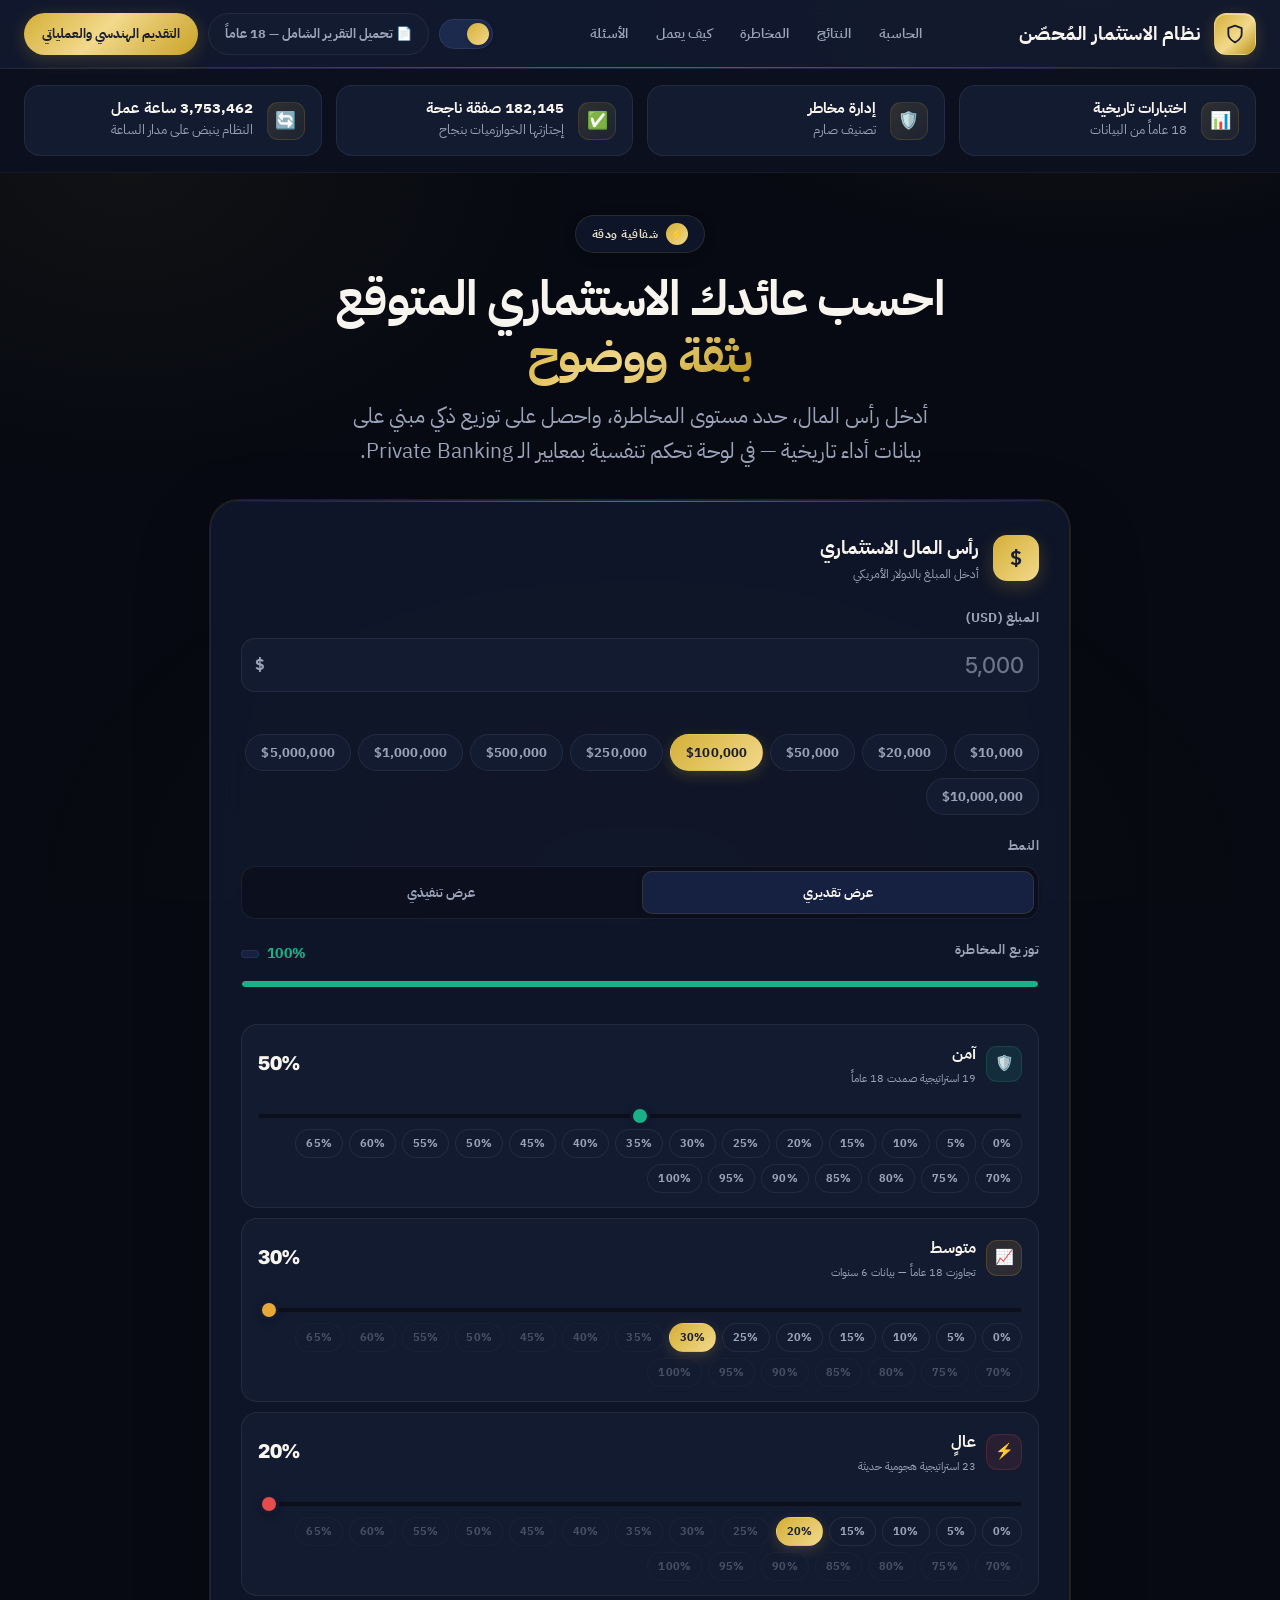
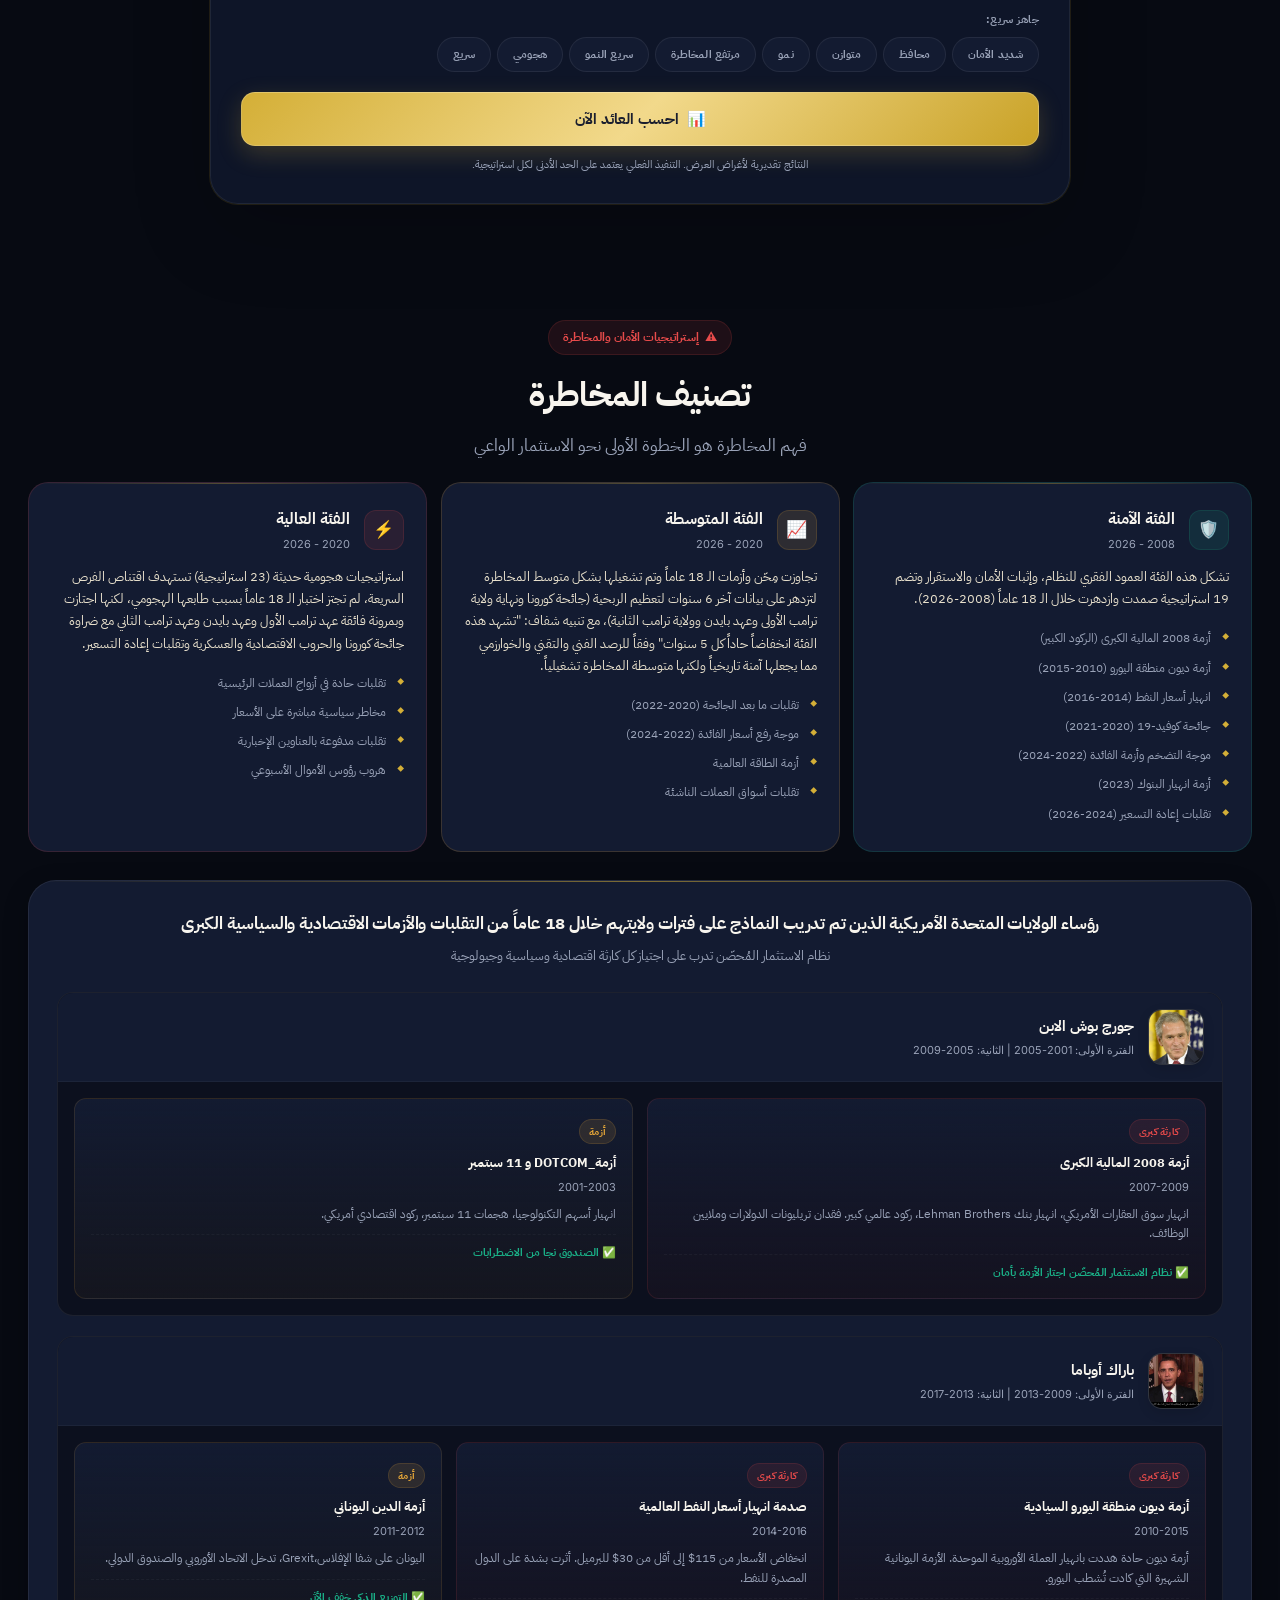
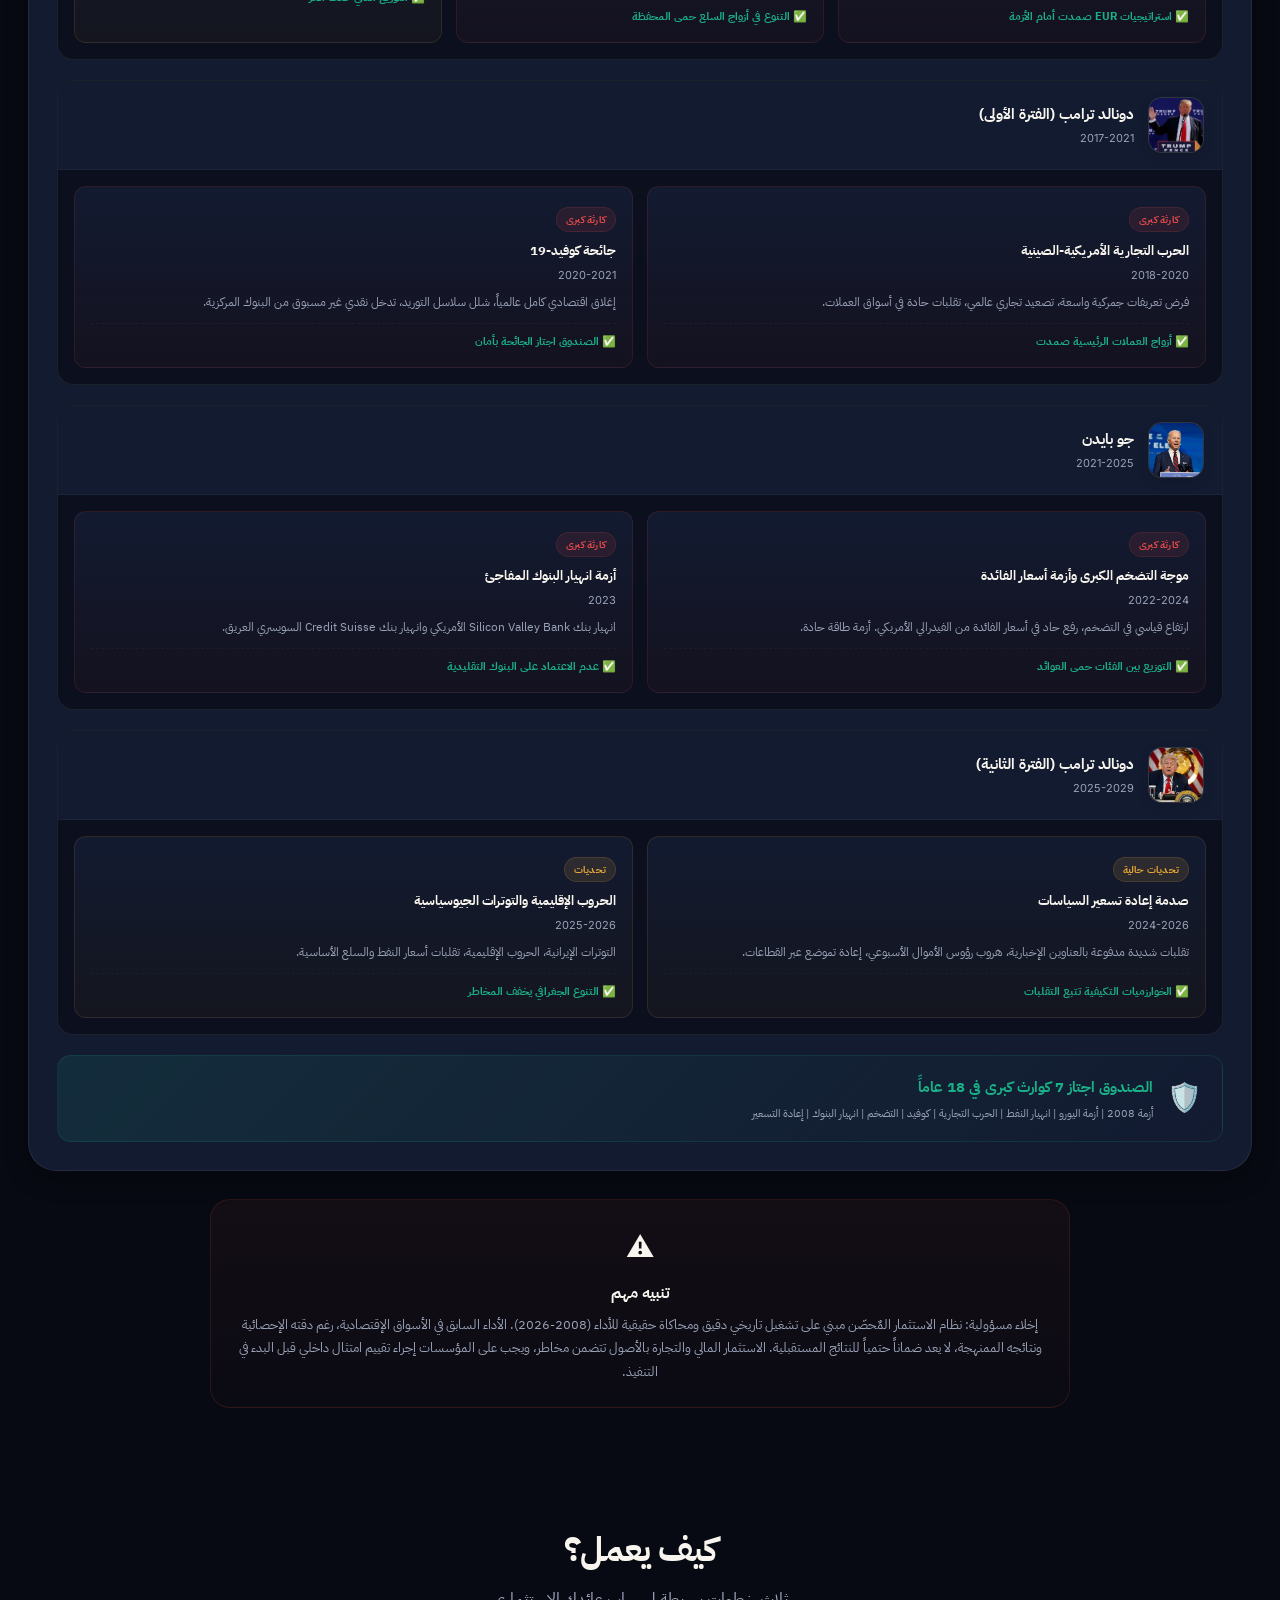
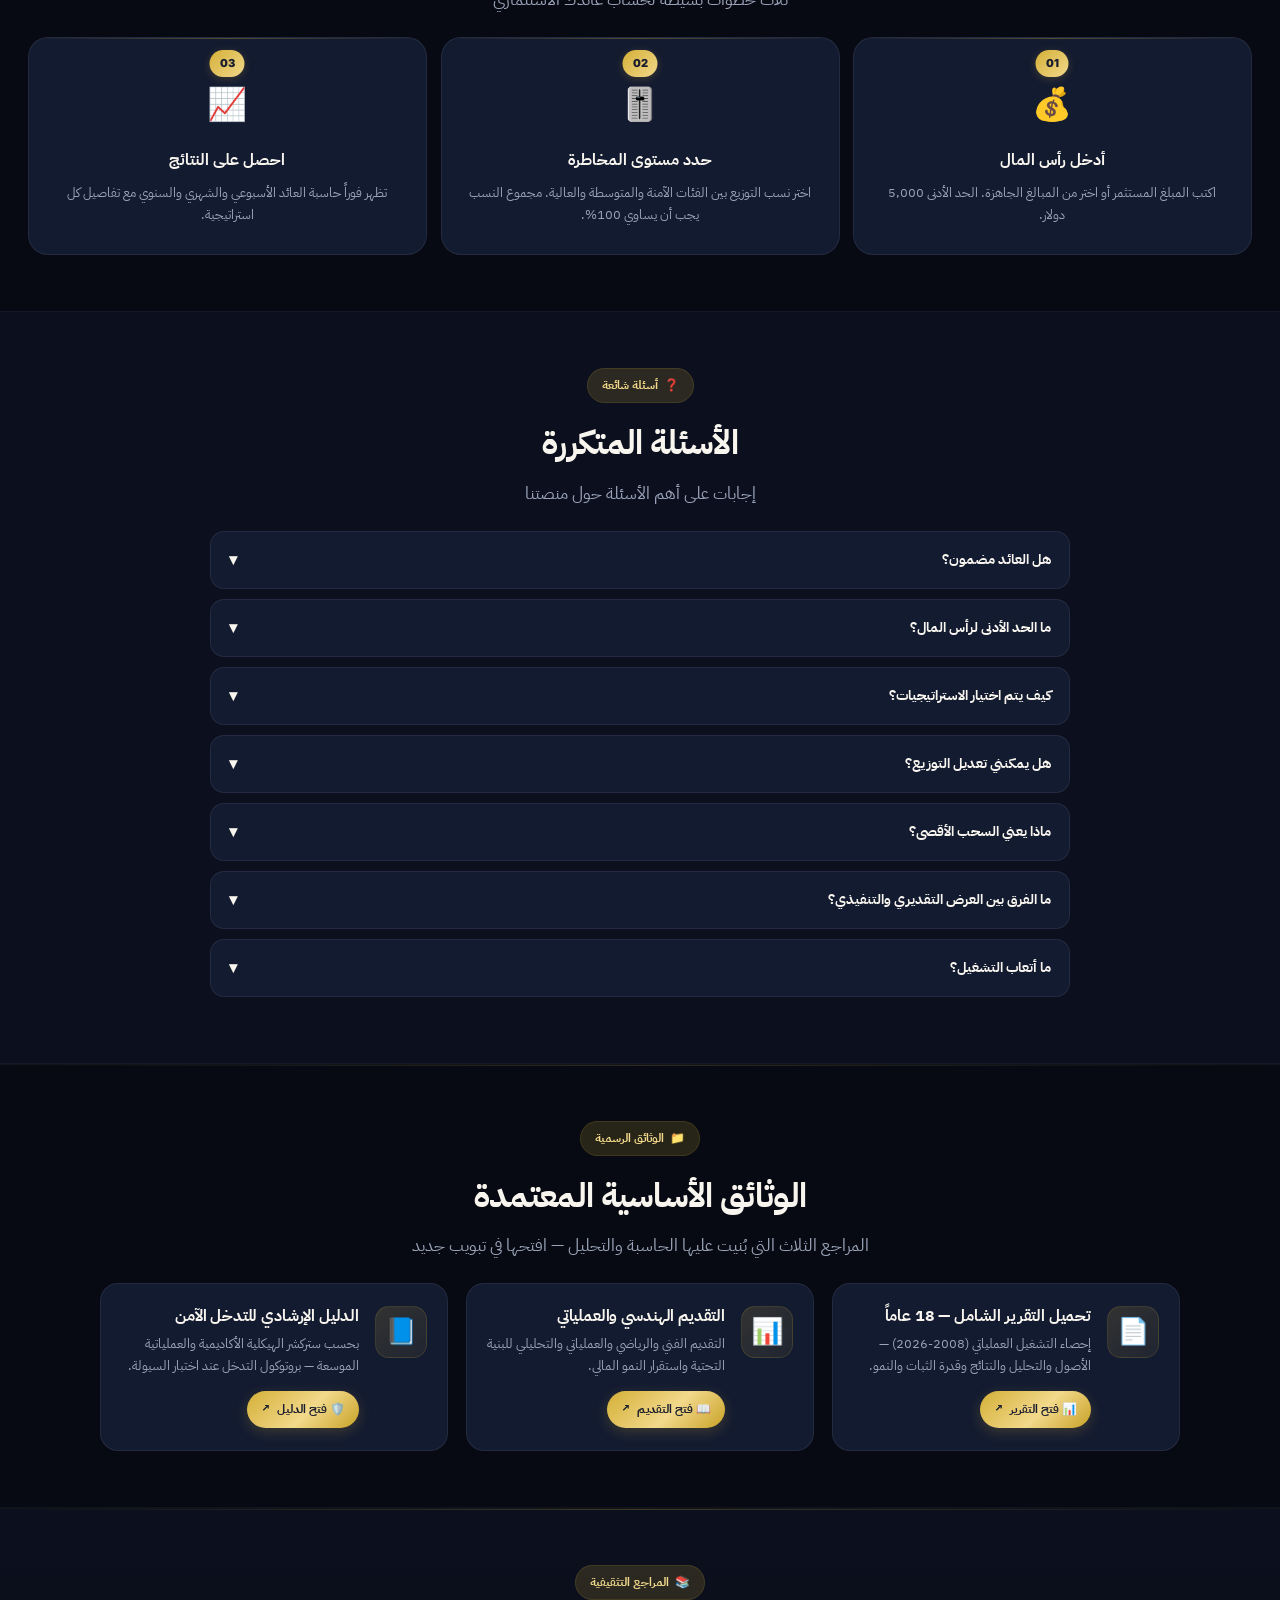
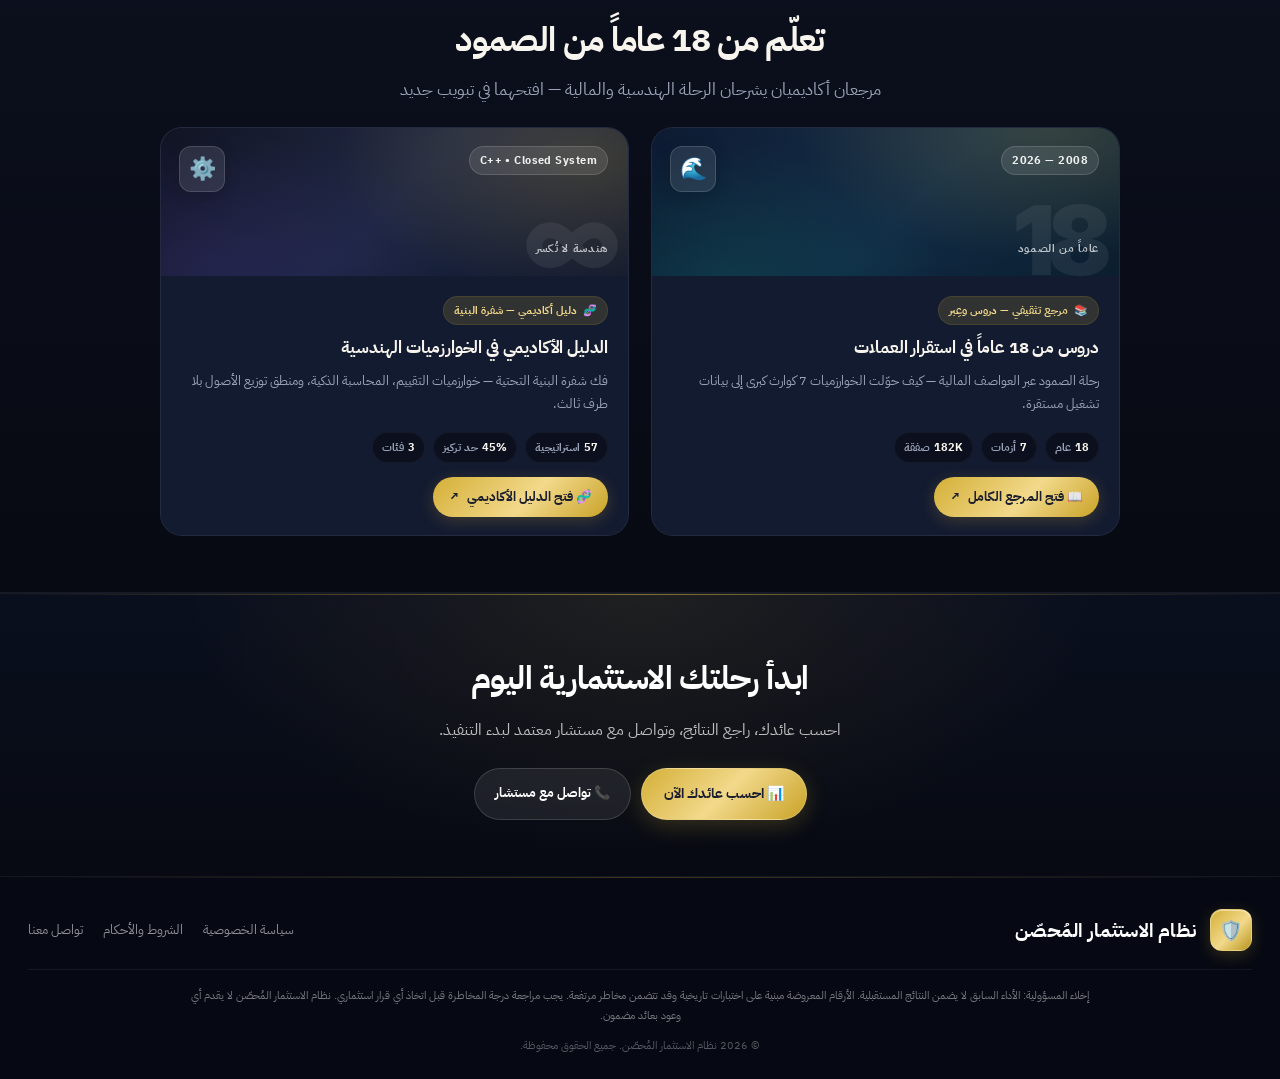
<file: index.html>
<!DOCTYPE html>
<html lang="ar" dir="rtl" data-theme="dark">
<head>
  <meta charset="UTF-8">
  <meta name="viewport" content="width=device-width, initial-scale=1.0">
  <title>نظام الاستثمار المُحصّن</title>
  <meta name="description" content="احسب عائدك الاستثماري المتوقع بثقة ووضوح. توزيع ذكي على استراتيجيات مُحصّنة بناءً على رأس المال ومستوى المخاطرة.">
  <meta name="keywords" content="نظام الاستثمار المُحصّن, حاسبة استثمارية, حاسبة العائد, توزيع رأس المال, إدارة المخاطر, استراتيجيات التداول, محافظ استثمارية, استثمار آمن, استثمار متوسط المخاطر, استثمار عالي المخاطر, العائد السنوي, العائد الشهري, العائد الأسبوعي, حساب المخاطر, استقرار العملات, خوارزميات هندسية, تحليل الاستثمار, نظام استثمار مغلق">
  <link rel="icon" type="image/svg+xml" href="data:image/svg+xml,%3Csvg xmlns='http://www.w3.org/2000/svg' viewBox='0 0 24 24' fill='none' stroke='%23D4AF37' stroke-width='2.2' stroke-linecap='round' stroke-linejoin='round'%3E%3Cpath d='M12 22s8-4 8-10V5l-8-3-8 3v7c0 6 8 10 8 10z' fill='%23D4AF37' stroke='%23070A12'/%3E%3C/svg%3E">
  <link rel="preconnect" href="https://fonts.googleapis.com">
  <link rel="preconnect" href="https://fonts.gstatic.com" crossorigin>
  <link href="https://fonts.googleapis.com/css2?family=IBM+Plex+Sans+Arabic:wght@300;400;500;600;700;800&family=Inter:wght@300;400;500;600;700;800;900&display=swap" rel="stylesheet">
  <link rel="stylesheet" href="css/styles-new.css">
  <script src="js/lib/jspdf.umd.min.js"></script>
  <script src="js/lib/jspdf.plugin.autotable.min.js"></script>
  <script src="js/csv-loader.js"></script>
</head>
<body>

  <!-- Header — Glass + Gold Hairline -->
  <header class="header" id="header">
    <div class="header-inner">
      <div class="logo">
        <div class="logo-icon">
          <svg width="20" height="20" viewBox="0 0 24 24" fill="none" stroke="currentColor" stroke-width="2.2" stroke-linecap="round" stroke-linejoin="round"><path d="M12 22s8-4 8-10V5l-8-3-8 3v7c0 6 8 10 8 10z"/></svg>
        </div>
        <span>نظام الاستثمار المُحصّن</span>
      </div>
      <nav class="nav-links">
        <a href="#calculator-section">الحاسبة</a>
        <a href="#results-section">النتائج</a>
        <a href="#disclosure">المخاطرة</a>
        <a href="#how-it-works">كيف يعمل</a>
        <a href="#faq">الأسئلة</a>
      </nav>
      <div class="header-actions">
        <button class="theme-toggle" id="theme-toggle" aria-label="تبديل المظهر" title="تبديل فاتح / داكن">
          <span><span>☀️</span><span>🌙</span></span>
        </button>
        <a href="https://docs.google.com/spreadsheets/d/1gfLYX7eGwTM6qYXiE7S6bDiSdCVBshiqTyiWoyazKX0/edit?usp=sharing" target="_blank" rel="noopener noreferrer" class="btn-contact">📄 تحميل التقرير الشامل — 18 عاماً</a>
        <a href="docs/نظام الاستثمار المُحصّن السّيادي - التقديم الفني والرياضي والعملياتي والتحليلي للبنية التحتية - واستقرار النمو المالي (2008-2026).pdf" target="_blank" rel="noopener noreferrer" class="btn-login">التقديم الهندسي والعملياتي</a>
      </div>
    </div>
  </header>

  <!-- KPI Strip — Breathable -->
  <div class="trust-bar">
    <div class="trust-inner">
      <div class="trust-item">
        <div class="trust-icon">📊</div>
        <div><p class="trust-label">اختبارات تاريخية</p><p class="trust-sub">18 عاماً من البيانات</p></div>
      </div>
      <div class="trust-item">
        <div class="trust-icon">🛡️</div>
        <div><p class="trust-label">إدارة مخاطر</p><p class="trust-sub">تصنيف صارم</p></div>
      </div>
      <div class="trust-item">
        <div class="trust-icon">✅</div>
        <div><p class="trust-label">182,145 صفقة ناجحة</p><p class="trust-sub">إجتازتها الخوارزميات بنجاح</p></div>
      </div>
      <div class="trust-item">
        <div class="trust-icon">🔄</div>
        <div><p class="trust-label">3,753,462 ساعة عمل</p><p class="trust-sub">النظام ينبض على مدار الساعة</p></div>
      </div>
    </div>
  </div>

  <!-- Hero Mobile Actions — تظهر فقط على الجوال تحت البطاقات الأربع -->
  <div class="hero-mobile-actions">
    <a href="https://docs.google.com/spreadsheets/d/1gfLYX7eGwTM6qYXiE7S6bDiSdCVBshiqTyiWoyazKX0/edit?usp=sharing" target="_blank" rel="noopener noreferrer" class="btn-mobile-gold">📄 تحميل التقرير الشامل — 18 عاماً</a>
    <a href="docs/نظام الاستثمار المُحصّن السّيادي - التقديم الفني والرياضي والعملياتي والتحليلي للبنية التحتية - واستقرار النمو المالي (2008-2026).pdf" target="_blank" rel="noopener noreferrer" class="btn-mobile-outline">📊 التقديم الهندسي والعملياتي</a>
  </div>

  <!-- Hero + App Shell -->
  <section class="hero" id="calculator-section">
    <div class="container">
      <div class="hero-text">
        <div class="hero-badge"><span>⚡</span> شفافية ودقة</div>
        <h1>احسب عائدك الاستثماري المتوقع<br><span class="gold-text">بثقة ووضوح</span></h1>
        <p class="hero-desc">أدخل رأس المال، حدد مستوى المخاطرة، واحصل على توزيع ذكي مبني على بيانات أداء تاريخية — في لوحة تحكم تنفسية بمعايير الـ Private Banking.</p>
      </div>

      <div class="app-shell is-idle" id="app-shell">
        <!-- Sticky Control Panel -->
        <aside class="control-panel" id="control-panel">
          <div class="calc-card" id="calc-card">
            <div class="calc-header">
              <div class="calc-header-icon">$</div>
              <div>
                <h2>رأس المال الاستثماري</h2>
                <p class="muted-text">أدخل المبلغ بالدولار الأمريكي</p>
              </div>
            </div>

            <div class="input-group">
              <label class="input-label">المبلغ (USD)</label>
              <div class="input-wrapper">
                <span class="input-prefix">$</span>
                <input type="text" id="capital-input" inputmode="numeric" placeholder="5,000" class="capital-input" dir="ltr">
              </div>
              <p class="error-text" id="capital-error"></p>
            </div>

            <div class="quick-amounts" id="quick-amounts">
              <button class="chip" data-amount="10000">$10,000</button>
              <button class="chip" data-amount="20000">$20,000</button>
              <button class="chip" data-amount="50000">$50,000</button>
              <button class="chip active" data-amount="100000">$100,000</button>
              <button class="chip" data-amount="250000">$250,000</button>
              <button class="chip" data-amount="500000">$500,000</button>
              <button class="chip" data-amount="1000000">$1,000,000</button>
              <button class="chip" data-amount="5000000">$5,000,000</button>
              <button class="chip" data-amount="10000000">$10,000,000</button>
            </div>

            <div class="mode-toggle">
              <label class="input-label">النمط</label>
              <div class="mode-buttons">
                <button class="mode-btn active" data-mode="estimate">عرض تقديري</button>
                <button class="mode-btn" data-mode="execute">عرض تنفيذي</button>
              </div>
            </div>

            <div class="risk-section">
              <div class="risk-header">
                <label class="input-label">توزيع المخاطرة</label>
                <div class="risk-total">
                  <span id="risk-total" class="risk-total-num">100%</span>
                  <span id="risk-remaining" class="risk-remaining"></span>
                </div>
              </div>
              <div class="risk-progress"><div class="risk-progress-bar" id="risk-progress-bar"></div></div>
              <p class="error-text" id="risk-error"></p>

              <div class="risk-category" data-category="safe">
                <div class="risk-cat-header">
                  <div class="risk-cat-info">
                    <div class="risk-cat-icon safe">🛡️</div>
                    <div><span class="risk-cat-name">آمن</span><p class="risk-cat-desc">19 استراتيجية صمدت 18 عاماً</p></div>
                  </div>
                  <span class="risk-cat-value number" id="risk-safe-value">50%</span>
                </div>
                <input type="range" id="risk-safe-slider" min="0" max="100" step="5" value="50" class="risk-slider safe">
                <div class="chip-group" id="risk-safe-chips"></div>
              </div>

              <div class="risk-category" data-category="average">
                <div class="risk-cat-header">
                  <div class="risk-cat-info">
                    <div class="risk-cat-icon average">📈</div>
                    <div><span class="risk-cat-name">متوسط</span><p class="risk-cat-desc">تجاوزت 18 عاماً — بيانات 6 سنوات</p></div>
                  </div>
                  <span class="risk-cat-value number" id="risk-average-value">30%</span>
                </div>
                <input type="range" id="risk-average-slider" min="0" max="100" step="5" value="30" class="risk-slider average">
                <div class="chip-group" id="risk-average-chips"></div>
              </div>

              <div class="risk-category" data-category="high">
                <div class="risk-cat-header">
                  <div class="risk-cat-info">
                    <div class="risk-cat-icon high">⚡</div>
                    <div><span class="risk-cat-name">عالٍ</span><p class="risk-cat-desc">23 استراتيجية هجومية حديثة</p></div>
                  </div>
                  <span class="risk-cat-value number" id="risk-high-value">20%</span>
                </div>
                <input type="range" id="risk-high-slider" min="0" max="100" step="5" value="20" class="risk-slider high">
                <div class="chip-group" id="risk-high-chips"></div>
              </div>

              <div class="presets-section">
                <p class="presets-label">جاهز سريع:</p>
                <div class="presets-chips" id="presets-chips">
                  <button class="chip preset" data-preset="100,0,0">شديد الأمان</button>
                  <button class="chip preset" data-preset="70,25,5">محافظ</button>
                  <button class="chip preset" data-preset="50,30,20">متوازن</button>
                  <button class="chip preset" data-preset="35,40,25">نمو</button>
                  <button class="chip preset" data-preset="20,40,40">مرتفع المخاطرة</button>
                  <button class="chip preset" data-preset="0,100,0">سريع النمو</button>
                  <button class="chip preset" data-preset="0,0,100">هجومي</button>
                  <button class="chip preset" data-preset="10,20,70">سريع</button>
                </div>
              </div>
            </div>

            <div class="calc-actions">
              <button class="btn-calculate" id="btn-calculate" disabled><span>📊</span> احسب العائد الآن</button>
              <button class="btn-reset" id="btn-reset" style="display:none;">إعادة تعيين</button>
            </div>
            <p class="estimate-note" id="estimate-note">النتائج تقديرية لأغراض العرض. التنفيذ الفعلي يعتمد على الحد الأدنى لكل استراتيجية.</p>
          </div>
        </aside>

        <!-- Dashboard Main -->
        <div class="dashboard-main">
          <!-- Empty State — قبل الحساب -->
          <div class="empty-state" id="dashboard-empty">
            <div class="empty-state-icon">📊</div>
            <h3>لوحة النتائج تنتظرك</h3>
            <p>أدخل رأس المال وحدد توزيع المخاطرة ثم اضغط <b>احسب العائد الآن</b> لترى التوزيع الذكي والعوائد الصافية والرسوم البيانية في داشبورد تنفسي فاخر.</p>
            <div class="hint">💡 مجموع نسب المخاطرة يجب أن يساوي 100% — اللوحة مثبتة Sticky على الديسكتوب</div>
          </div>

          <!-- Results Dashboard — IDs محفوظة 100% -->
          <section class="results-section" id="results-section" style="display:none;">
            <div class="section-header">
              <h2>نتائج التحليل</h2>
              <p class="section-desc">توزيع استثمارك بناءً على البيانات التاريخية</p>
            </div>
            <div class="warnings-container" id="warnings-container"></div>
            <div class="return-cards">
              <div class="return-card">
                <p class="return-label">العائد الأسبوعي (صافي)</p>
                <p class="return-value number success" id="res-weekly">$0</p>
                <p class="return-pct number muted" id="res-weekly-pct">0.00%</p>
                <p class="return-fee number muted" id="res-weekly-fee"></p>
              </div>
              <div class="return-card">
                <p class="return-label">العائد الشهري (صافي)</p>
                <p class="return-value number success" id="res-monthly">$0</p>
                <p class="return-pct number muted" id="res-monthly-pct">0.00%</p>
                <p class="return-fee number muted" id="res-monthly-fee"></p>
              </div>
              <div class="return-card">
                <p class="return-label">العائد السنوي (صافي)</p>
                <p class="return-value number success" id="res-yearly">$0</p>
                <p class="return-pct number muted" id="res-yearly-pct">0.00%</p>
                <p class="return-fee number muted" id="res-yearly-fee"></p>
              </div>
            </div>
            <div class="summary-row">
              <div class="summary-card danger-card">
                <div class="summary-card-header"><span>📉</span><p>أقصى تراجع تاريخي متوقع</p></div>
                <p class="summary-big number danger" id="res-drawdown">$0</p>
                <p class="summary-pct number muted" id="res-drawdown-pct">0.00%</p>
                <p class="drawdown-freq-inline" id="res-drawdown-freq"></p>
                <div class="drawdown-freq-notes" id="drawdown-freq-notes">
                  <span class="freq-note safe-note">🛡️ الآمن: مرة كل 18 عاماً</span>
                  <span class="freq-note avg-note">📈 المتوسط: مرة كل 5 سنوات</span>
                  <span class="freq-note high-note">⚡ العالي: Hazard — أكثر من مرة خلال 18 عاماً</span>
                </div>
              </div>
              <div class="summary-card info-card">
                <div class="summary-card-header"><span>📈</span><p>ملخص المحفظة</p></div>
                <div class="summary-grid">
                  <div><p class="summary-grid-label">الاستراتيجيات</p><p class="summary-grid-value number" id="res-total-strategies">0</p></div>
                  <div><p class="summary-grid-label">رأس المال المستخدم</p><p class="summary-grid-value number" id="res-used-capital">$0</p></div>
                  <div><p class="summary-grid-label">غير المستغل</p><p class="summary-grid-value number warning" id="res-unallocated">$0</p></div>
                  <div><p class="summary-grid-label">العائد قبل Fees</p><p class="summary-grid-value number" id="res-yearly-gross">$0</p></div>
                </div>
              </div>
            </div>
            <div class="charts-row">
              <div class="chart-card">
                <h3><span>🥧</span> توزيع المخاطرة</h3>
                <canvas id="pie-chart" width="300" height="300"></canvas>
                <div class="chart-legend" id="pie-legend"></div>
              </div>
              <div class="chart-card">
                <h3><span>📊</span> العائد حسب الفترة</h3>
                <canvas id="bar-chart" width="400" height="280"></canvas>
                <div class="chart-legend">
                  <div class="legend-item"><span class="legend-dot gold"></span> قبل Fees</div>
                  <div class="legend-item"><span class="legend-dot green"></span> بعد Fees</div>
                </div>
              </div>
            </div>
            <div class="disclaimer-box">
              <p>النتائج مبنية على بيانات تاريخية ولا تمثل ضماناً للأداء المستقبلي. الأرقام المعروضة بعد احتساب أتعاب التشغيل (20% لجميع الفئات).</p>
              <button class="btn-calc-gold" style="margin-top:14px;font-size:13px;padding:10px 18px" data-action="download-pdf">📄 تحميل التقرير كـ PDF</button>
            </div>
          </section>

          <!-- Strategy Table — IDs محفوظة -->
          <section class="table-section" id="table-section" style="display:none;">
            <div class="section-header" style="margin-top:18px">
              <h2>الاستراتيجيات المختارة</h2>
              <p class="section-desc">تفاصيل توزيع رأس المال على كل استراتيجية</p>
            </div>
            <div class="table-scroll-wrap desktop-only" id="table-scroll-wrap">
              <button class="table-scroll-btn prev" id="table-scroll-prev" aria-label="مرّر لليمين" title="مرّر لليمين">‹</button>
              <div class="table-wrapper" id="table-wrapper">
                <table class="strategy-table" id="strategy-table">
                  <thead>
                    <tr>
                      <th>الرمز</th><th>الاستراتيجية</th><th>المخاطرة</th><th>Lot Size</th><th>الحد الأدنى</th><th>المخصص</th><th>التيرمينال</th><th>أسبوعي</th><th>شهري</th><th>سنوي</th><th>نسبة العائد</th><th>أقصى تراجع</th><th>PF</th><th>Win %</th><th>Fees</th><th>الفترة</th>
                    </tr>
                  </thead>
                  <tbody id="strategy-tbody"></tbody>
                </table>
              </div>
              <button class="table-scroll-btn next" id="table-scroll-next" aria-label="مرّر لليسار" title="مرّر لليسار">›</button>
            </div>
            <div class="mobile-cards mobile-only" id="mobile-strategy-cards"></div>
          </section>
        </div>
      </div>
    </div>
  </section>

  <!-- Risk Disclosure — محفوظ كاملاً -->
  <section class="disclosure-section" id="disclosure">
    <div class="container">
      <div class="section-header">
        <div class="section-badge danger"><span>⚠️</span> إستراتيجيات الأمان والمخاطرة</div>
        <h2>تصنيف المخاطرة</h2>
        <p class="section-desc">فهم المخاطرة هو الخطوة الأولى نحو الاستثمار الواعي</p>
      </div>
      <div class="disclosure-cards">
        <div class="disclosure-card safe-card">
          <div class="disc-header"><div class="disc-icon safe">🛡️</div><div><h3>الفئة الآمنة</h3><p class="disc-period">2008 - 2026</p></div></div>
          <p class="disc-desc">تشكل هذه الفئة العمود الفقري للنظام، وإثبات الأمان والاستقرار وتضم 19 استراتيجية صمدت وازدهرت خلال الـ 18 عاماً (2008-2026).</p>
          <ul class="disc-events">
            <li>أزمة 2008 المالية الكبرى (الركود الكبير)</li><li>أزمة ديون منطقة اليورو (2010-2015)</li><li>انهيار أسعار النفط (2014-2016)</li><li>جائحة كوفيد-19 (2020-2021)</li><li>موجة التضخم وأزمة الفائدة (2022-2024)</li><li>أزمة انهيار البنوك (2023)</li><li>تقلبات إعادة التسعير (2024-2026)</li>
          </ul>
        </div>
        <div class="disclosure-card avg-card">
          <div class="disc-header"><div class="disc-icon average">📈</div><div><h3>الفئة المتوسطة</h3><p class="disc-period">2020 - 2026</p></div></div>
          <p class="disc-desc">تجاوزت مِحّن وأزمات الـ 18 عاماً وتم تشغيلها بشكل متوسط المخاطرة لتزدهر على بيانات آخر 6 سنوات لتعظيم الربحية (جائحة كورونا ونهاية ولاية ترامب الأولى وعهد بايدن وولاية ترامب الثانية)، مع تنبيه شفاف: "تشهد هذه الفئة انخفاضاً حاداً كل 5 سنوات" وفقاً للرصد الفني والتقني والخوارزمي مما يجعلها آمنة تاريخياً ولكنها متوسطة المخاطرة تشغيلياً.</p>
          <ul class="disc-events">
            <li>تقلبات ما بعد الجائحة (2020-2022)</li><li>موجة رفع أسعار الفائدة (2022-2024)</li><li>أزمة الطاقة العالمية</li><li>تقلبات أسواق العملات الناشئة</li>
          </ul>
        </div>
        <div class="disclosure-card high-card">
          <div class="disc-header"><div class="disc-icon high">⚡</div><div><h3>الفئة العالية</h3><p class="disc-period">2020 - 2026</p></div></div>
          <p class="disc-desc">استراتيجيات هجومية حديثة (23 استراتيجية) تستهدف اقتناص الفرص السريعة، لم تجتز اختبار الـ 18 عاماً بسبب طابعها الهجومي، لكنها اجتازت وبمرونة فائقة عهد ترامب الأول وعهد بايدن وعهد ترامب الثاني مع ضراوة جائحة كورونا والحروب الاقتصادية والعسكرية وتقلبات إعادة التسعير.</p>
          <ul class="disc-events">
            <li>تقلبات حادة في أزواج العملات الرئيسية</li><li>مخاطر سياسية مباشرة على الأسعار</li><li>تقلبات مدفوعة بالعناوين الإخبارية</li><li>هروب رؤوس الأموال الأسبوعي</li>
          </ul>
        </div>
      </div>

      <div class="timeline-box">
        <h3 class="timeline-title">رؤساء الولايات المتحدة الأمريكية الذين تم تدريب النماذج على فترات ولايتهم خلال 18 عاماً من التقلبات والأزمات الاقتصادية والسياسية الكبرى</h3>
        <p class="timeline-subtitle">نظام الاستثمار المُحصّن تدرب على اجتياز كل كارثة اقتصادية وسياسية وجيولوجية</p>
        <div class="president-block">
          <div class="president-header"><div class="president-avatar bush"><img src="assets/جورج بوش.jpg" alt="جورج بوش الابن"></div><div><p class="president-name">جورج بوش الابن</p><p class="president-term">الفترة الأولى: 2001-2005 | الثانية: 2005-2009</p></div></div>
          <div class="crisis-grid">
            <div class="crisis-card crisis-severe"><div class="crisis-badge">كارثة كبرى</div><p class="crisis-title">أزمة 2008 المالية الكبرى</p><p class="crisis-period">2007-2009</p><p class="crisis-desc">انهيار سوق العقارات الأمريكي، انهيار بنك Lehman Brothers، ركود عالمي كبير. فقدان تريليونات الدولارات وملايين الوظائف.</p><p class="crisis-result">✅ نظام الاستثمار المُحصّن اجتاز الأزمة بأمان</p></div>
            <div class="crisis-card crisis-moderate"><div class="crisis-badge">أزمة</div><p class="crisis-title">أزمة_DOTCOM و 11 سبتمبر</p><p class="crisis-period">2001-2003</p><p class="crisis-desc">انهيار أسهم التكنولوجيا، هجمات 11 سبتمبر، ركود اقتصادي أمريكي.</p><p class="crisis-result">✅ الصندوق نجا من الاضطرابات</p></div>
          </div>
        </div>
        <div class="president-block">
          <div class="president-header"><div class="president-avatar obama"><img src="assets/باراك أوباما 2008.jpg" alt="باراك أوباما"></div><div><p class="president-name">باراك أوباما</p><p class="president-term">الفترة الأولى: 2009-2013 | الثانية: 2013-2017</p></div></div>
          <div class="crisis-grid">
            <div class="crisis-card crisis-severe"><div class="crisis-badge">كارثة كبرى</div><p class="crisis-title">أزمة ديون منطقة اليورو السيادية</p><p class="crisis-period">2010-2015</p><p class="crisis-desc">أزمة ديون حادة هددت بانهيار العملة الأوروبية الموحدة. الأزمة اليونانية الشهيرة التي كادت تُشطب اليورو.</p><p class="crisis-result">✅ استراتيجيات EUR صمدت أمام الأزمة</p></div>
            <div class="crisis-card crisis-severe"><div class="crisis-badge">كارثة كبرى</div><p class="crisis-title">صدمة انهيار أسعار النفط العالمية</p><p class="crisis-period">2014-2016</p><p class="crisis-desc">انخفاض الأسعار من 115$ إلى أقل من 30$ للبرميل. أثرت بشدة على الدول المصدرة للنفط.</p><p class="crisis-result">✅ التنوع في أزواج السلع حمى المحفظة</p></div>
            <div class="crisis-card crisis-moderate"><div class="crisis-badge">أزمة</div><p class="crisis-title">أزمة الدين اليوناني</p><p class="crisis-period">2011-2012</p><p class="crisis-desc">اليونان على شفا الإفلاس،Grexit، تدخل الاتحاد الأوروبي والصندوق الدولي.</p><p class="crisis-result">✅ التوزيع الذكي خفف الأثر</p></div>
          </div>
        </div>
        <div class="president-block">
          <div class="president-header"><div class="president-avatar trump"><img src="assets/دونالد ترامب 2016.jpg" alt="دونالد ترامب"></div><div><p class="president-name">دونالد ترامب (الفترة الأولى)</p><p class="president-term">2017-2021</p></div></div>
          <div class="crisis-grid">
            <div class="crisis-card crisis-severe"><div class="crisis-badge">كارثة كبرى</div><p class="crisis-title">الحرب التجارية الأمريكية-الصينية</p><p class="crisis-period">2018-2020</p><p class="crisis-desc">فرض تعريفات جمركية واسعة، تصعيد تجاري عالمي، تقلبات حادة في أسواق العملات.</p><p class="crisis-result">✅ أزواج العملات الرئيسية صمدت</p></div>
            <div class="crisis-card crisis-severe"><div class="crisis-badge">كارثة كبرى</div><p class="crisis-title">جائحة كوفيد-19</p><p class="crisis-period">2020-2021</p><p class="crisis-desc">إغلاق اقتصادي كامل عالمياً، شلل سلاسل التوريد، تدخل نقدي غير مسبوق من البنوك المركزية.</p><p class="crisis-result">✅ الصندوق اجتاز الجائحة بأمان</p></div>
          </div>
        </div>
        <div class="president-block">
          <div class="president-header"><div class="president-avatar biden"><img src="assets/بايدن 2020.jpg" alt="جو بايدن"></div><div><p class="president-name">جو بايدن</p><p class="president-term">2021-2025</p></div></div>
          <div class="crisis-grid">
            <div class="crisis-card crisis-severe"><div class="crisis-badge">كارثة كبرى</div><p class="crisis-title">موجة التضخم الكبرى وأزمة أسعار الفائدة</p><p class="crisis-period">2022-2024</p><p class="crisis-desc">ارتفاع قياسي في التضخم، رفع حاد في أسعار الفائدة من الفيدرالي الأمريكي. أزمة طاقة حادة.</p><p class="crisis-result">✅ التوزيع بين الفئات حمى العوائد</p></div>
            <div class="crisis-card crisis-severe"><div class="crisis-badge">كارثة كبرى</div><p class="crisis-title">أزمة انهيار البنوك المفاجئ</p><p class="crisis-period">2023</p><p class="crisis-desc">انهيار بنك Silicon Valley Bank الأمريكي وانهيار بنك Credit Suisse السويسري العريق.</p><p class="crisis-result">✅ عدم الاعتماد على البنوك التقليدية</p></div>
          </div>
        </div>
        <div class="president-block">
          <div class="president-header"><div class="president-avatar trump2"><img src="assets/ترامب 2026.jpg" alt="دونالد ترامب"></div><div><p class="president-name">دونالد ترامب (الفترة الثانية)</p><p class="president-term">2025-2029</p></div></div>
          <div class="crisis-grid">
            <div class="crisis-card crisis-moderate"><div class="crisis-badge">تحديات حالية</div><p class="crisis-title">صدمة إعادة تسعير السياسات</p><p class="crisis-period">2024-2026</p><p class="crisis-desc">تقلبات شديدة مدفوعة بالعناوين الإخبارية، هروب رؤوس الأموال الأسبوعي، إعادة تموضع عبر القطاعات.</p><p class="crisis-result">✅ الخوارزميات التكيفية تتبع التقلبات</p></div>
            <div class="crisis-card crisis-moderate"><div class="crisis-badge">تحديات</div><p class="crisis-title">الحروب الإقليمية والتوترات الجيوسياسية</p><p class="crisis-period">2025-2026</p><p class="crisis-desc">التوترات الإيرانية، الحروب الإقليمية، تقلبات أسعار النفط والسلع الأساسية.</p><p class="crisis-result">✅ التنوع الجغرافي يخفف المخاطر</p></div>
          </div>
        </div>
        <div class="crisis-summary">
          <div class="crisis-summary-icon">🛡️</div>
          <div><p class="crisis-summary-title">الصندوق اجتاز 7 كوارث كبرى في 18 عاماً</p><p class="crisis-summary-desc">أزمة 2008 | أزمة اليورو | انهيار النفط | الحرب التجارية | كوفيد | التضخم | انهيار البنوك | إعادة التسعير</p></div>
        </div>
      </div>
      <div class="final-warning">
        <span class="fw-icon">⚠️</span><h4>تنبيه مهم</h4>
        <p>إخلاء مسؤولية: نظام الاستثمار المٌحصّن مبني على تشغيل تاريخي دقيق ومحاكاة حقيقية للأداء (2008-2026). الأداء السابق في الأسواق الإقتصادية، رغم دقته الإحصائية ونتائجه الممنهجة، لا يعد ضماناً حتمياً للنتائج المستقبلية. الاستثمار المالي والتجارة بالأصول تتضمن مخاطر، ويجب على المؤسسات إجراء تقييم امتثال داخلي قبل البدء في التنفيذ.</p>
      </div>
    </div>
  </section>

  <section class="how-section" id="how-it-works">
    <div class="container">
      <div class="section-header"><h2>كيف يعمل؟</h2><p class="section-desc">ثلاث خطوات بسيطة لحساب عائدك الاستثماري</p></div>
      <div class="steps-grid">
        <div class="step-card"><div class="step-num">01</div><div class="step-icon">💰</div><h3>أدخل رأس المال</h3><p>اكتب المبلغ المستثمر أو اختر من المبالغ الجاهزة. الحد الأدنى 5,000 دولار.</p></div>
        <div class="step-card"><div class="step-num">02</div><div class="step-icon">🎚️</div><h3>حدد مستوى المخاطرة</h3><p>اختر نسب التوزيع بين الفئات الآمنة والمتوسطة والعالية. مجموع النسب يجب أن يساوي 100%.</p></div>
        <div class="step-card"><div class="step-num">03</div><div class="step-icon">📈</div><h3>احصل على النتائج</h3><p>تظهر فوراً حاسبة العائد الأسبوعي والشهري والسنوي مع تفاصيل كل استراتيجية.</p></div>
      </div>
    </div>
  </section>

  <section class="faq-section" id="faq">
    <div class="container">
      <div class="section-header"><div class="section-badge primary"><span>❓</span> أسئلة شائعة</div><h2>الأسئلة المتكررة</h2><p class="section-desc">إجابات على أهم الأسئلة حول منصتنا</p></div>
      <div class="faq-list" id="faq-list">
        <div class="faq-item"><button class="faq-question"><span>هل العائد مضمون؟</span><span class="faq-chevron">▾</span></button><div class="faq-answer"><p>لا. الأرقام المعروضة مبنية على اختبارات تاريخية ولا تمثل ضماناً للأداء المستقبلي. الأداء السابق لا يضمن النتائج المستقبلية.</p></div></div>
        <div class="faq-item"><button class="faq-question"><span>ما الحد الأدنى لرأس المال؟</span><span class="faq-chevron">▾</span></button><div class="faq-answer"><p>الحد الأدنى لبدء التوزيع هو 5,000 دولار. لكن بعض الفئات الآمنة قد تتطلب حدوداً أعلى (مثل 18,000 دولار للفئة الآمنة).</p></div></div>
        <div class="faq-item"><button class="faq-question"><span>كيف يتم اختيار الاستراتيجيات؟</span><span class="faq-chevron">▾</span></button><div class="faq-answer"><p>يتم اختيار الاستراتيجيات بناءً على خوارزمية تقييم تأخذ في الابعاد: نسبة الربح، معامل الاسترداد، نسبة الصفقات الرابحة، أقصى تراجع، والعائد السنوي. مع مراعاة الحد الأدنى لكل استراتيجية.</p></div></div>
        <div class="faq-item"><button class="faq-question"><span>هل يمكنني تعديل التوزيع؟</span><span class="faq-chevron">▾</span></button><div class="faq-answer"><p>نعم. يمكنك تعديل نسب المخاطرة في أي وقت. لكن يجب أن مجموع النسب يساوي 100%، ونسبة العالية لا تتجاوز نسبة الآمن.</p></div></div>
        <div class="faq-item"><button class="faq-question"><span>ماذا يعني السحب الأقصى؟</span><span class="faq-chevron">▾</span></button><div class="faq-answer"><p>أقصى تراجع هو أكبر خسارة متوقعة بناءً على البيانات التاريخية. يمثل النقطة العالية من أقصى ربح إلى أقصى خسارة قبل التعافي.</p></div></div>
        <div class="faq-item"><button class="faq-question"><span>ما الفرق بين العرض التقديري والتنفيذي؟</span><span class="faq-chevron">▾</span></button><div class="faq-answer"><p>العرض التقديري يوزع المبلغ نسبياً لعرض العائد المتوقع. العرض التنفيذي يراعي الحد الأدنى لكل استراتيجية وقد يترك مبالغ غير مستخدمة.</p></div></div>
        <div class="faq-item"><button class="faq-question"><span>ما أتعاب التشغيل؟</span><span class="faq-chevron">▾</span></button><div class="faq-answer"><p>تُخصم نسبة 20% من الأرباح كأتعاب تشغيل لجميع الفئات (آمن، متوسط، عالي). الأرقام المعروضة في النتائج هي بعد احتساب هذه الأتعاب.</p></div></div>
      </div>
    </div>
  </section>

  <!-- الوثائق الرسمية — قسم مستقل للملفات الثلاثة الموجودة في الـ CTA -->
  <section class="docs-section" id="docs">
    <div class="container">
      <div class="section-header">
        <div class="section-badge primary"><span>📁</span> الوثائق الرسمية</div>
        <h2>الوثائق الأساسية المعتمدة</h2>
        <p class="section-desc">المراجع الثلاث التي بُنيت عليها الحاسبة والتحليل — افتحها في تبويب جديد</p>
      </div>
      <div class="docs-grid">
        <a href="https://docs.google.com/spreadsheets/d/1gfLYX7eGwTM6qYXiE7S6bDiSdCVBshiqTyiWoyazKX0/edit?usp=sharing" target="_blank" rel="noopener noreferrer" class="doc-card">
          <div class="doc-icon"><span>📄</span></div>
          <div class="doc-content">
            <h3>تحميل التقرير الشامل — 18 عاماً</h3>
            <p>إحصاء التشغيل العملياتي (2008-2026) — الأصول والتحليل والنتائج وقدرة الثبات والنمو.</p>
            <span class="doc-btn">📊 فتح التقرير <span class="doc-arrow">↗</span></span>
          </div>
        </a>
        <a href="docs/نظام الاستثمار المُحصّن السّيادي - التقديم الفني والرياضي والعملياتي والتحليلي للبنية التحتية - واستقرار النمو المالي (2008-2026).pdf" target="_blank" rel="noopener noreferrer" class="doc-card">
          <div class="doc-icon"><span>📊</span></div>
          <div class="doc-content">
            <h3>التقديم الهندسي والعملياتي</h3>
            <p>التقديم الفني والرياضي والعملياتي والتحليلي للبنية التحتية واستقرار النمو المالي.</p>
            <span class="doc-btn">📖 فتح التقديم <span class="doc-arrow">↗</span></span>
          </div>
        </a>
        <a href="docs/الدليل الإرشادي للتدخل الآمن - بحسب ستركشر الهيكلية الأكاديمية والعملياتية الموسعة.pdf" target="_blank" rel="noopener noreferrer" class="doc-card">
          <div class="doc-icon"><span>📘</span></div>
          <div class="doc-content">
            <h3>الدليل الإرشادي للتدخل الآمن</h3>
            <p>بحسب ستركشر الهيكلية الأكاديمية والعملياتية الموسعة — بروتوكول التدخل عند اختبار السيولة.</p>
            <span class="doc-btn">🛡️ فتح الدليل <span class="doc-arrow">↗</span></span>
          </div>
        </a>
      </div>
    </div>
  </section>

  <!-- المراجع التثقيفية — قسم جديد -->
  <section class="edu-section" id="edu">
    <div class="container">
      <div class="section-header">
        <div class="section-badge primary"><span>📚</span> المراجع التثقيفية</div>
        <h2>تعلّم من 18 عاماً من الصمود</h2>
        <p class="section-desc">مرجعان أكاديميان يشرحان الرحلة الهندسية والمالية — افتحهما في تبويب جديد</p>
      </div>
      <div class="edu-feature-grid">
        <a href="docs/مرجع تثقيفي - دروس من 18 عاماً في استقرار العملات (2008-2026) - رحلة الصمود عبر العواصف المالية.pdf" target="_blank" rel="noopener noreferrer" class="edu-feature-card edu-feature-card--storm">
          <div class="edu-feature-visual">
            <div class="edu-feature-glow"></div>
            <span class="edu-feature-year">2008 — 2026</span>
            <span class="edu-feature-big">18</span>
            <span class="edu-feature-label">عاماً من الصمود</span>
            <div class="edu-feature-icon">🌊</div>
          </div>
          <div class="edu-feature-body">
            <div class="edu-feature-badge"><span>📚</span> مرجع تثقيفي — دروس وعِبر</div>
            <h3>دروس من 18 عاماً في استقرار العملات</h3>
            <p class="edu-feature-desc">رحلة الصمود عبر العواصف المالية — كيف حوّلت الخوارزميات 7 كوارث كبرى إلى بيانات تشغيل مستقرة.</p>
            <div class="edu-feature-stats">
              <span><b>18</b> عام</span>
              <span><b>7</b> أزمات</span>
              <span><b>182K</b> صفقة</span>
            </div>
            <span class="edu-feature-btn">📖 فتح المرجع الكامل <span class="edu-arrow">↗</span></span>
          </div>
        </a>
        <a href="docs/مرجع تثقيفي - الدليل الأكاديمي في الخوارزميات الهندسية - فك شفرة البنية التحتية لنظام الاستثمار المُحصّن.pdf" target="_blank" rel="noopener noreferrer" class="edu-feature-card edu-feature-card--algo">
          <div class="edu-feature-visual">
            <div class="edu-feature-glow"></div>
            <span class="edu-feature-year">C++ • Closed System</span>
            <span class="edu-feature-big">∞</span>
            <span class="edu-feature-label">هندسة لا تُكسر</span>
            <div class="edu-feature-icon">⚙️</div>
          </div>
          <div class="edu-feature-body">
            <div class="edu-feature-badge"><span>🧬</span> دليل أكاديمي — شفرة البنية</div>
            <h3>الدليل الأكاديمي في الخوارزميات الهندسية</h3>
            <p class="edu-feature-desc">فك شفرة البنية التحتية — خوارزميات التقييم، المحاسبة الذكية، ومنطق توزيع الأصول بلا طرف ثالث.</p>
            <div class="edu-feature-stats">
              <span><b>57</b> استراتيجية</span>
              <span><b>45%</b> حد تركيز</span>
              <span><b>3</b> فئات</span>
            </div>
            <span class="edu-feature-btn">🧬 فتح الدليل الأكاديمي <span class="edu-arrow">↗</span></span>
          </div>
        </a>
      </div>
    </div>
  </section>

  <section class="cta-section" id="contact">
    <div class="container">
      <h2>ابدأ رحلتك الاستثمارية اليوم</h2>
      <p class="cta-desc">احسب عائدك، راجع النتائج، وتواصل مع مستشار معتمد لبدء التنفيذ.</p>
      <div class="cta-buttons">
        <a href="#calculator-section" class="btn-calc-gold">📊 احسب عائدك الآن</a>
        <a href="https://wa.me/Wesam.Nafaa" target="_blank" rel="noopener noreferrer" class="btn-cta-outline">📞 تواصل مع مستشار</a>
      </div>
    </div>
  </section>

  <footer class="footer">
    <div class="container">
      <div class="footer-top">
        <div class="logo footer-logo"><div class="logo-icon">🛡️</div><span>نظام الاستثمار المُحصّن</span></div>
        <div class="footer-links"><a href="#" data-modal="privacy">سياسة الخصوصية</a><a href="#" data-modal="terms">الشروط والأحكام</a><a href="#" data-modal="contact">تواصل معنا</a></div>
      </div>
      <div class="footer-bottom">
        <p class="footer-disclaimer">إخلاء المسؤولية: الأداء السابق لا يضمن النتائج المستقبلية. الأرقام المعروضة مبنية على اختبارات تاريخية وقد تتضمن مخاطر مرتفعة. يجب مراجعة درجة المخاطرة قبل اتخاذ أي قرار استثماري. نظام الاستثمار المُحصّن لا يقدم أي وعود بعائد مضمون.</p>
        <p class="footer-copy">© 2026 نظام الاستثمار المُحصّن. جميع الحقوق محفوظة.</p>
      </div>
    </div>
  </footer>

  <!-- Modals — بناءً على التقديم السيادي 2008-2026 -->
  <div class="modal-overlay" id="modal-privacy" aria-hidden="true">
    <div class="modal-backdrop" data-close="privacy"></div>
    <div class="modal-box" role="dialog" aria-modal="true" aria-labelledby="modal-privacy-title">
      <button class="modal-close" data-close="privacy" aria-label="إغلاق">×</button>
      <div class="modal-header">
        <div class="modal-icon">🔒</div>
        <div>
          <h3 id="modal-privacy-title">سياسة الخصوصية — الاستقلالية السيادية</h3>
          <p class="modal-subtitle">مستوحاة من هندسة النظام المغلق — التقديم الفني 2008-2026</p>
        </div>
      </div>
      <div class="modal-body">
        <div class="modal-badge">نظام مغلق 100% — بدون طرف ثالث</div>
        <p>يُدار <b>نظام الاستثمار المُحصّن</b> كإطار عمل مالي <b>مضاد للكسر</b> ومغلق بالكامل، مُدرّب عبر فريق هندسي متقدّم وخوارزميات وكلاء ذكاء اصطناعي مُصطفاة، <b>ولا يعتمد على أي فريم ورك خارجي</b> (ص 2-1). هذه الفلسفة هي أساس خصوصيتك.</p>
        <h4>1) عدم الاعتماد على مكتبات خارجية</h4>
        <p>النظام مطوّر بأنوية <b>C++</b> خالصة بدون اتكاء على أطراف ثالثة، مُشفّر حتى عند تنفيذه في الرامات ومضاد لأي هندسة عكسية (ص 2-الاستقلالية التقنية). لذا لا يتم تحميل SDK تتبّع خارجي، ولا يتم مشاركة بياناتك مع شبكات إعلانية.</p>
        <h4>2) ما نجمعه — ولماذا</h4>
        <ul>
          <li><b>بيانات الحاسبة فقط:</b> رأس المال المدخل وتوزيع المخاطرة — تُعالج محلياً في متصفحك لحساب التوزيع عبر <b>57 استراتيجية</b> ولا تُرسل لخادم خارجي.</li>
          <li><b>تفضيل المظهر:</b> اختيارك فاتح/داكن يُحفظ في <code>localStorage</code> على جهازك فقط.</li>
          <li><b>التواصل الطوعي:</b> عند ضغط "تواصل مع مستشار" تنتقل لواتساب خارجي بمحض إرادتك.</li>
        </ul>
        <h4>3) التخزين والمعالجة</h4>
        <p>المحاسبة الذكية والمحرك الخلفي يعملان كـ <b>بروتوكول آلي لتوزيع رأس المال يمنع تركز السيولة (≤45% للاستراتيجية الواحدة)</b> (ص 2-المحاسبة الذكية) — كل ذلك يحدث <b>Client-Side</b> بلا قواعد بيانات مركزية لسلوك الزوار.</p>
        <h4>4) حقوقك</h4>
        <p>يمكنك مسح التخزين المحلي، والعمل من <code>file://</code> دون اتصال، وطلب حذف أي مراسلة واتساب. لا نبيع بيانات ولا نستخدمها لتدريب نماذج خارجية.</p>
        <div class="modal-note">المرجع: "نظام مغلق يعمل بالكامل بشكل آلي ... بعيداً عن مخاطر الطرف الثالث" — التقديم السيادي ص 1-2.</div>
      </div>
      <div class="modal-footer"><button class="btn-calc-gold" data-close="privacy">فهمت</button></div>
    </div>
  </div>

  <div class="modal-overlay" id="modal-terms" aria-hidden="true">
    <div class="modal-backdrop" data-close="terms"></div>
    <div class="modal-box" role="dialog" aria-modal="true" aria-labelledby="modal-terms-title">
      <button class="modal-close" data-close="terms" aria-label="إغلاق">×</button>
      <div class="modal-header">
        <div class="modal-icon">⚖️</div>
        <div>
          <h3 id="modal-terms-title">الشروط والأحكام — إخلاء المسؤولية المؤسسي</h3>
          <p class="modal-subtitle">18 عاماً من اختبارات الإجهاد — 182,145 صفقة — 3,753,462 ساعة</p>
        </div>
      </div>
      <div class="modal-body">
        <div class="modal-badge danger">الأداء السابق لا يضمن النتائج المستقبلية</div>
        <p>هذا النظام مبني على <b>تشغيل تاريخي دقيق ومحاكاة حقيقية 2008-2026</b>، ورغم دقته الإحصائية فإنه <b>لا يُعد ضماناً حتمياً</b> (ص 7-إخلاء المسؤولية). الاستثمار يتضمن مخاطر ويتطلب تقييم امتثال داخلي قبل التنفيذ.</p>
        <h4>1) التصنيف الثلاثي — وافِق قبل الاستخدام</h4>
        <ul>
          <li><b>آمن (19 استراتيجية):</b> العمود الفقري، صمد 18 عاماً — أمثلة EURUSD 1 بحد 18,000$ وربح 1.78 ونسبة فوز 96.74%، و EURGBP 1 بمعامل ارتداد 3.08.</li>
          <li><b>متوسط (15):</b> 6 سنوات أخيرة لتعظيم الربحية مع تنبيه شفاف: <b>"انخفاض حاد كل 5 سنوات"</b> حسب الرصد الخوارزمي.</li>
          <li><b>عالي (23):</b> هجومي، لم يجتز 18 عاماً لكنه اجتاز كورونا وحروب التسعير — GBPUSD 3 بحد 5,000$ وفوز 96.82%.</li>
        </ul>
        <h4>2) الأتعاب والتوزيع</h4>
        <p>يُقتطع <b>20% من الريع والأرباح</b> لصالح إدارة النظام لتغطية الإدارة والصيانة والتطوير طويل الأمد (ص 6). التوزيع يمنع اختيار أكثر من <b>استراتيجيتين لنفس الرمز داخل الفئة</b> لضمان التنوع.</p>
        <h4>3) قواعد التعزيز والرصد — التزام المستثمر</h4>
        <p>تمر الخوارزميات الآمنة بهبوط قد يصل <b>85% مرة كل عقدين</b>. يجب إبقاء مبلغ احتياطي يعادل <b>أقصى هبوط تاريخي</b> جاهزاً للتدخل عند اقتراب حاجز <b>80%</b>، وإلا يُفعّل <b>ستركشر التشغيل الآمن</b>: تعطيل الخوارزميات بلا شبكات مفتوحة ونقل الأرصدة لدعم الأصل المختبر (ص 6).</p>
        <h4>4) السجل المرجعي</h4>
        <p>النظام اجتاز: الرهن العقاري 2008، ديون اليورو، انهيار النفط 2014، الحرب التجارية، كوفيد والإغلاق العظيم، التضخم وانهيار SVB/Credit Suisse، وصدمة إعادة التسعير 2024-2026 — لكن ذلك لا يلغي احتمال سيناريو أعنف (حروب نووية/محو اقتصاد — ص 4 ملاحظة).</p>
        <div class="modal-note">باستخدامك الحاسبة وتحميل PDF فإنك تقر بقراءة هذه الشروط وتصنيف المخاطرة في <a href="#disclosure">قسم الإفصاح</a>.</div>
      </div>
      <div class="modal-footer"><button class="btn-calc-gold" data-close="terms">أوافق وأتابع</button></div>
    </div>
  </div>

  <div class="modal-overlay" id="modal-contact" aria-hidden="true">
    <div class="modal-backdrop" data-close="contact"></div>
    <div class="modal-box" role="dialog" aria-modal="true" aria-labelledby="modal-contact-title">
      <button class="modal-close" data-close="contact" aria-label="إغلاق">×</button>
      <div class="modal-header">
        <div class="modal-icon">📞</div>
        <div>
          <h3 id="modal-contact-title">تواصل معنا — نظام الاستثمار المُحصّن</h3>
          <p class="modal-subtitle">دعوة لصناع القرار والمديرين الاستراتيجيين — التقديم السيادي ص 7</p>
        </div>
      </div>
      <div class="modal-body">
        <p>ندعو <b>صناع القرار والمديرين الاستراتيجيين</b> لمراجعة التقرير الفني الكامل <b>XLSX</b> الذي يتضمن تفاصيل كل استراتيجية من الـ <b>57</b>، تمهيداً لاعتماد النظام ضمن استراتيجيات التحوط والنمو المستدام (ص 7).</p>
        <div class="contact-grid">
          <a href="https://wa.me/Wesam.Nafaa" target="_blank" rel="noopener" class="contact-card">
            <span class="contact-ico">💬</span>
            <div><b>واتساب مستشار معتمد</b><span>رد خلال ساعات العمل — Wesam.Nafaa</span></div>
          </a>
          <a href="https://docs.google.com/spreadsheets/d/1gfLYX7eGwTM6qYXiE7S6bDiSdCVBshiqTyiWoyazKX0/edit?usp=sharing" target="_blank" rel="noopener" class="contact-card">
            <span class="contact-ico">📊</span>
            <div><b>التقرير الشامل 18 عاماً</b><span>Google Sheets — البيانات التشغيلية</span></div>
          </a>
          <a href="docs/نظام الاستثمار المُحصّن السّيادي - التقديم الفني والرياضي والعملياتي والتحليلي للبنية التحتية - واستقرار النمو المالي (2008-2026).pdf" target="_blank" rel="noopener" class="contact-card">
            <span class="contact-ico">📄</span>
            <div><b>التقديم السيادي PDF</b><span>9 صفحات — البنية التحتية واستقرار النمو</span></div>
          </a>
        </div>
        <h4>ماذا نناقش في الاستشارة؟</h4>
        <ul>
          <li>اختيار الفئة الأنسب لرأس مالك (بدءاً من 5,000$ للهجومي و 5,500$ للمتوسط و 18,000$ للآمن).</li>
          <li>توزيعك الحالي (مثل 50/30/20) وتأثيره على العائد الصافي بعد 20% أتعاب.</li>
          <li>خطة الاحتياطي (أقصى تراجع ~88.7% لمرة واحدة) وآلية ستركشر التدخل.</li>
        </ul>
        <div class="modal-note">المحرك الخلفي جاهز لتقديم مستويات غير مسبوقة من الاستقرار للمؤسسات الكبرى — ص 7.</div>
      </div>
      <div class="modal-footer"><button class="btn-calc-gold" data-close="contact">إغلاق</button></div>
    </div>
  </div>

  <!-- Modal — تفاصيل تقييم الاستراتيجية (السكور) -->
  <div class="modal-overlay" id="modal-scoring" aria-hidden="true">
    <div class="modal-backdrop" data-close="scoring"></div>
    <div class="modal-box" role="dialog" aria-modal="true" aria-labelledby="modal-scoring-title" style="max-width:720px">
      <button class="modal-close" data-close="scoring" aria-label="إغلاق">×</button>
      <div class="modal-header">
        <div class="modal-icon" style="background:var(--gold-soft);color:var(--gold)">ⓘ</div>
        <div>
          <h3 id="modal-scoring-title">تفاصيل تقييم الاستراتيجية</h3>
          <p class="modal-subtitle" id="modal-scoring-subtitle">كيف تم حساب السكور — 10 عوامل</p>
        </div>
      </div>
      <div class="modal-body" id="modal-scoring-body">
        <!-- يُملأ ديناميكياً عبر app.js -->
      </div>
      <div class="modal-footer"><button class="btn-calc-gold" data-close="scoring">إغلاق</button></div>
    </div>
  </div>

  <!-- Core Logic — CSV هو المصدر الوحيد (يتطلب سيرفر محلي) -->
  <script src="js/calculator.js"></script>
  <script src="js/strategy.js"></script>
  <script src="js/charts.js"></script>
  <script src="js/pdf-report.js"></script>
  <script src="js/app.js"></script>

  <!-- Enhancement Layer — خاص بـ index-new فقط: ألوان داشبورد + ثيم -->
  <script>
  (function(){
    // Theme switch — persists
    var html = document.documentElement;
    var btn = document.getElementById('theme-toggle');
    // ——— Dark هو الافتراضي المثبت ———
    var saved = localStorage.getItem('ifs-theme');
    var migrated = localStorage.getItem('ifs-theme-migrated-v3');
    // هجرة لمرة واحدة: إعادة الافتراضي إلى dark كما طلب المالك
    if(!migrated){
      html.setAttribute('data-theme', 'dark');
      localStorage.setItem('ifs-theme', 'dark');
      localStorage.setItem('ifs-theme-migrated-v3', '1');
    } else if(saved){
      html.setAttribute('data-theme', saved);
    } else {
      html.setAttribute('data-theme', 'dark');
    }
    function syncLabel(){
      var isLight = html.getAttribute('data-theme')==='light';
      btn.title = isLight ? 'الوضع الداكن' : 'الوضع الفاتح';
    }
    syncLabel();
    btn.addEventListener('click', function(){
      var cur = html.getAttribute('data-theme');
      var next = cur==='dark' ? 'light' : 'dark';
      html.setAttribute('data-theme', next);
      localStorage.setItem('ifs-theme', next);
      syncLabel();
      // redraw charts with new palette after theme change
      if(window._lastChartData) redrawLuxuryCharts();
    });

    // إصلاح سكرول app.js الأصلي ليحترم الهيدر الثابت
    (function(){
      var _orig = Element.prototype.scrollIntoView;
      Element.prototype.scrollIntoView = function(a){
        if(this && this.id === 'results-section'){
          var h = (document.getElementById('header') && document.getElementById('header').offsetHeight) || 68;
          var top = this.getBoundingClientRect().top + window.pageYOffset - h - 16;
          window.scrollTo({top: Math.max(0, top), behavior: (a && a.behavior) || 'smooth'});
          return;
        }
        return _orig.apply(this, arguments);
      };
    })();

    // Luxury chart palette
    var LUXE = {
      dark:{ safe:'#D4AF37', avg:'#E8A838', high:'#E84B4B', gross:'#F2D98B', net:'#1AB188', grid:'rgba(255,255,255,.06)', text:'#9AA3B8' },
      light:{ safe:'#B8941A', avg:'#C9851A', high:'#C53030', gross:'#D4AF37', net:'#0E9F6E', grid:'rgba(26,30,46,.06)', text:'#6B7280' }
    };
    function luxeColors(){ return html.getAttribute('data-theme')==='light' ? LUXE.light : LUXE.dark; }

    // Patch charts to luxe — wraps original functions
    var _origPie = window.drawPieChart;
    var _origBar = window.drawBarChart;
    window._lastChartData = null;

    window.drawPieChart = function(canvasId, data){
      var c = luxeColors();
      var luxeData = data.map(function(d,i){
        var cols=[c.safe,c.avg,c.high];
        return { label:d.label, value:d.value, color:cols[i]||cols[0] };
      });
      _origPie(canvasId, luxeData);
      // fix donut center color per theme
      var canvas=document.getElementById(canvasId);
      if(canvas){
        var ctx=canvas.getContext('2d');
        var w=canvas.width,h=canvas.height;
        ctx.fillStyle = html.getAttribute('data-theme')==='light' ? '#FFFFFF' : '#131B31';
        // center text needs recolor
        ctx.fillStyle = html.getAttribute('data-theme')==='light' ? '#1A1E2E' : '#F8F5EE';
        ctx.font='bold 15px Inter';ctx.textAlign='center';ctx.textBaseline='middle';
        var total=0;for(var k=0;k<data.length;k++) total+=data[k].value;
        ctx.fillText(total+'%', w/2, h/2);
      }
    };
    window.drawBarChart = function(canvasId, grossData, netData, labels){
      var c=luxeColors();
      var canvas=document.getElementById(canvasId);
      if(!canvas) return;
      var ctx=canvas.getContext('2d');
      var w=canvas.width,h=canvas.height;
      ctx.clearRect(0,0,w,h);
      var pad={top:30,right:24,bottom:44,left:62};
      var cw=w-pad.left-pad.right, ch=h-pad.top-pad.bottom;
      var maxVal=0;
      for(var i=0;i<grossData.length;i++){ if(grossData[i]>maxVal) maxVal=grossData[i]; if(netData[i]>maxVal) maxVal=netData[i]; }
      if(maxVal===0) maxVal=1; maxVal*=1.15;
      var groupW=cw/labels.length, barW=groupW*0.28;
      ctx.strokeStyle=c.grid;ctx.lineWidth=1;
      for(var i=0;i<=4;i++){
        var y=pad.top+ch-(ch*i/4);
        ctx.beginPath();ctx.moveTo(pad.left,y);ctx.lineTo(w-pad.right,y);ctx.stroke();
        ctx.fillStyle=c.text;ctx.font='11px Inter';ctx.textAlign='right';ctx.textBaseline='middle';
        ctx.fillText('$'+Math.round(maxVal*i/4).toLocaleString(), pad.left-8, y);
      }
      for(var i=0;i<labels.length;i++){
        var gx=pad.left+groupW*i+groupW/2;
        var bh1=(grossData[i]/maxVal)*ch, bh2=(netData[i]/maxVal)*ch;
        var x1=gx-barW-3, x2=gx+3;
        // gross — gold gradient
        var g1=ctx.createLinearGradient(x1, pad.top+ch-bh1, x1, pad.top+ch);
        g1.addColorStop(0,c.gross);g1.addColorStop(1, html.getAttribute('data-theme')==='light'?'#C9A227':'#8A6D14');
        ctx.fillStyle=g1;ctx.beginPath();ctx.roundRect(x1, pad.top+ch-bh1, barW, bh1, [6,6,0,0]);ctx.fill();
        // net — emerald
        var g2=ctx.createLinearGradient(x2, pad.top+ch-bh2, x2, pad.top+ch);
        g2.addColorStop(0,c.net);g2.addColorStop(1,'#0E7A5E');
        ctx.fillStyle=g2;ctx.beginPath();ctx.roundRect(x2, pad.top+ch-bh2, barW, bh2, [6,6,0,0]);ctx.fill();
        ctx.fillStyle=c.text;ctx.font='12px IBM Plex Sans Arabic';ctx.textAlign='center';ctx.textBaseline='top';
        ctx.fillText(labels[i], gx, pad.top+ch+10);
      }
    };
    function redrawLuxuryCharts(){
      if(!window._lastChartData) return;
      var d=window._lastChartData;
      drawPieChart('pie-chart', d.pie);
      drawBarChart('bar-chart', d.gross, d.net, d.labels);
    }
    // ——— انتقال الحاسبة: المنتصف → اليمين بترانزيشن فاخر ———
    (function(){
      var shell=document.getElementById('app-shell');
      var rs=document.getElementById('results-section');
      var emptyEl=document.getElementById('dashboard-empty');
      if(!shell || !rs) return;
      function toCenter(){
        shell.classList.add('is-idle');
        shell.classList.remove('has-results');
        if(emptyEl) emptyEl.style.display='none';
        // على الجوال نبقي الداشبورد مخفي حتى يتركز الانتباه على الحاسبة
      }
      function toDashboard(){
        shell.classList.remove('is-idle');
        shell.classList.add('has-results');
        if(emptyEl) emptyEl.style.display='none';
      }
      // الحالة الافتتاحية: منتصف
      toCenter();
      // عند الحساب: تنتقل لليمين بسلاسة
      var calcBtn=document.getElementById('btn-calculate');
      if(calcBtn){
        calcBtn.addEventListener('click', function(){
          // نؤخر التبديل لجزء من الثانية ليظهر الانتقال بعد بدء الحساب
          setTimeout(toDashboard, 80);
        });
      }
      var resetBtn=document.getElementById('btn-reset');
      if(resetBtn){
        resetBtn.addEventListener('click', function(){
          setTimeout(toCenter, 120);
        });
      }
      // مراقب احتياطي لحالة النتائج (لو تم استدعاء renderResults من أي مكان آخر)
      var tries2=0;
      var iv2=setInterval(function(){
        tries2++;
        if(tries2>80){ clearInterval(iv2); return; }
        if(!rs) return;
        var obs2=new MutationObserver(function(){
          if(rs.style.display!=='none'){
            toDashboard();
            var s=parseInt(document.getElementById('risk-safe-value').textContent)||0;
            var a=parseInt(document.getElementById('risk-average-value').textContent)||0;
            var h=parseInt(document.getElementById('risk-high-value').textContent)||0;
            window._lastChartData={ pie:[{label:'آمن',value:s},{label:'متوسط',value:a},{label:'عالٍ',value:h}], gross:null, net:null, labels:['أسبوعي','شهري','سنوي'] };
          }
        });
        obs2.observe(rs, {attributes:true, attributeFilter:['style']});
        clearInterval(iv2);
      },150);
    })();

    // intercept renderResults to capture data + hide empty state (للرسوم فقط)
    var tries=0;
    var iv=setInterval(function(){
      tries++;
      if(tries>80){ clearInterval(iv); return; }
      var rs=document.getElementById('results-section');
      if(!rs) return;
      var obs=new MutationObserver(function(){
        if(rs.style.display!=='none'){
          var s=parseInt(document.getElementById('risk-safe-value').textContent)||0;
          var a=parseInt(document.getElementById('risk-average-value').textContent)||0;
          var h=parseInt(document.getElementById('risk-high-value').textContent)||0;
          window._lastChartData={ pie:[{label:'آمن',value:s},{label:'متوسط',value:a},{label:'عالٍ',value:h}], gross:null, net:null, labels:['أسبوعي','شهري','سنوي'] };
        }
      });
      obs.observe(rs, {attributes:true, attributeFilter:['style']});
      clearInterval(iv);
    },150);

    // إصلاح سكرول النتائج — يذهب لأول القسم كاملاً (فوق الهيدر)
    (function(){
      var calcBtnFix = document.getElementById('btn-calculate');
      if(calcBtnFix){
        calcBtnFix.addEventListener('click', function(){
          setTimeout(function(){
            var sec = document.getElementById('results-section');
            if(!sec || sec.style.display==='none') return;
            var headerH = (document.getElementById('header') && document.getElementById('header').offsetHeight) || 68;
            var top = sec.getBoundingClientRect().top + window.scrollY - headerH - 16;
            window.scrollTo({top: Math.max(0, top), behavior: 'smooth'});
          }, 420);
        });
      }
    })();

    // also patch calc button to store bar data
    document.addEventListener('click', function(e){
      if(e.target && e.target.id==='btn-calculate'){
        setTimeout(function(){
          // after app.js draws, capture bar data by reading res values is tricky; instead we rely on next theme toggle to just re-patch via original data
          // simpler: after 400ms, if charts exist, store their current gross/net by temporarily wrapping
          window._lastChartData = window._lastChartData || { pie:[{label:'آمن',value:50},{label:'متوسط',value:30},{label:'عالٍ',value:20}] };
        },500);
      }
      if(e.target && e.target.id==='btn-reset'){
        setTimeout(function(){ document.getElementById('dashboard-empty').style.display='block'; },100);
      }
    });

    // أزرار إزاحة جدول الاستراتيجيات — سكرول فاخر للديسكتوب
    (function(){
      var wrap=document.getElementById('table-wrapper');
      var btnPrev=document.getElementById('table-scroll-prev');
      var btnNext=document.getElementById('table-scroll-next');
      if(!wrap||!btnPrev||!btnNext) return;
      function updateBtns(){
        var max=Math.max(0, wrap.scrollWidth - wrap.clientWidth);
        var cur=Math.abs(wrap.scrollLeft);
        // في RTL: البداية يمين
        btnPrev.disabled = cur <= 2;
        btnNext.disabled = cur >= max - 2;
        // إخفاء الأزرار إذا لا يوجد سكرول
        var hasScroll = max > 10;
        btnPrev.style.visibility = hasScroll ? 'visible' : 'hidden';
        btnNext.style.visibility = hasScroll ? 'visible' : 'hidden';
      }
      btnPrev.addEventListener('click', function(){ wrap.scrollBy({left: 340, behavior:'smooth'}); });
      btnNext.addEventListener('click', function(){ wrap.scrollBy({left: -340, behavior:'smooth'}); });
      wrap.addEventListener('scroll', updateBtns, {passive:true});
      var tbody=document.getElementById('strategy-tbody');
      if(tbody){ new MutationObserver(function(){ setTimeout(updateBtns, 80); }).observe(tbody,{childList:true}); }
      window.addEventListener('resize', updateBtns);
      setTimeout(updateBtns, 700);
    })();

    // مودالات الفوتر — بناءً على التقديم السيادي
    (function(){
      function openModal(id){
        var el=document.getElementById('modal-'+id);
        if(!el) return;
        el.classList.add('open');
        el.setAttribute('aria-hidden','false');
        document.body.style.overflow='hidden';
      }
      function closeModal(id){
        var el=id ? document.getElementById('modal-'+id) : null;
        if(el){
          el.classList.remove('open');
          el.setAttribute('aria-hidden','true');
        } else {
          document.querySelectorAll('.modal-overlay.open').forEach(function(m){
            m.classList.remove('open'); m.setAttribute('aria-hidden','true');
          });
        }
        if(!document.querySelector('.modal-overlay.open')) document.body.style.overflow='';
      }
      document.querySelectorAll('[data-modal]').forEach(function(a){
        a.addEventListener('click', function(e){
          e.preventDefault();
          openModal(this.getAttribute('data-modal'));
        });
      });
      document.querySelectorAll('[data-close]').forEach(function(b){
        b.addEventListener('click', function(){ closeModal(this.getAttribute('data-close')); });
      });
      document.addEventListener('keydown', function(e){
        if(e.key==='Escape') closeModal();
      });
    })();

    // Pie legend for new layout
    var pieLegend=document.getElementById('pie-legend');
    if(pieLegend){
      var mo=new MutationObserver(function(){
        // keep original legend hidden — we use canvas labels instead
      });
    }
  })();
  </script>
</body>
</html>
</file>
<file: css/styles-new.css>
/* ==========================================================================
   نظام الاستثمار المُحصّن — Dark Luxe Dashboard
   Warm Classic Gold · Breathable · Sticky Control Panel · Light/Dark Switch
   ملف جديد 100% — لا يمس أي ملف قديم
   ========================================================================== */

/* ---------- Tokens ---------- */
:root{
  /* Dark — default */
  --bg:#070A12;
  --bg-soft:#0C101E;
  --bg-elevated:#11182B;
  --surface:#131B31;
  --surface-2:#162040;
  --surface-3:#1C2A4E;
  --glass:rgba(19,27,49,.72);
  --glass-strong:rgba(19,27,49,.88);
  --ink:#F8F5EE;
  --ink-soft:#E8E0CC;
  --muted:#9AA3B8;
  --muted-2:#6B758B;
  --line:rgba(212,175,55,.14);
  --line-2:rgba(255,255,255,.07);
  --line-3:rgba(255,255,255,.04);
  --gold:#D4AF37;
  --gold-light:#F2D98B;
  --gold-deep:#9A7B1F;
  --gold-soft:rgba(212,175,55,.16);
  --gold-glow:rgba(212,175,55,.22);
  --gold-hair:linear-gradient(90deg, transparent, rgba(212,175,55,.55), transparent);
  --success:#1AB188;
  --success-soft:rgba(26,177,136,.12);
  --warning:#E8A838;
  --warning-soft:rgba(232,168,56,.12);
  --danger:#E84B4B;
  --danger-soft:rgba(232,75,75,.10);
  --shadow:0 20px 60px rgba(0,0,0,.45);
  --shadow-sm:0 8px 24px rgba(0,0,0,.28);
  --radius:20px;
  --radius-lg:28px;
  --radius-sm:14px;
  --radius-xs:10px;
  --nav-h:68px;
}

/* Light theme */
html[data-theme="light"]{
  --bg:#FDFBF5;
  --bg-soft:#F6F1E2;
  --bg-elevated:#FFFFFF;
  --surface:#FFFFFF;
  --surface-2:#FFFDF5;
  --surface-3:#F9F4E6;
  --glass:rgba(255,255,255,.82);
  --glass-strong:rgba(255,255,255,.94);
  --ink:#1A1E2E;
  --ink-soft:#2E344A;
  --muted:#6B7280;
  --muted-2:#9AA3B8;
  --line:rgba(180,148,26,.18);
  --line-2:rgba(26,30,46,.08);
  --line-3:rgba(26,30,46,.04);
  --shadow:0 20px 60px rgba(26,30,46,.08);
  --shadow-sm:0 8px 24px rgba(26,30,46,.06);
}

/* ---------- Reset ---------- */
*,*::before,*::after{margin:0;padding:0;box-sizing:border-box}
html{scroll-behavior:smooth;scroll-padding-top:88px}
body{
  font-family:'IBM Plex Sans Arabic','Inter',sans-serif;
  background:var(--bg);
  color:var(--ink);
  line-height:1.75;
  font-size:17px;
  -webkit-font-smoothing:antialiased;
  overflow-x:hidden;
}
body::before{
  content:"";
  position:fixed;inset:0;pointer-events:none;z-index:-1;
  background:
    radial-gradient(800px 420px at 85% 0%, rgba(212,175,55,.09), transparent 60%),
    radial-gradient(700px 500px at 10% 18%, rgba(212,175,55,.05), transparent 65%),
    radial-gradient(900px 600px at 50% 100%, rgba(212,175,55,.04), transparent 70%);
}
html[data-theme="light"] body::before{opacity:.55}
a{color:inherit;text-decoration:none}
button{cursor:pointer;border:none;background:none;font-family:inherit}
ul{list-style:none} img{max-width:100%;display:block}
.container{max-width:1360px;margin:0 auto;padding:0 28px}
.number{font-family:'Inter',monospace;font-variant-numeric:tabular-nums;letter-spacing:-.02em;direction:ltr;unicode-bidi:embed;font-weight:600}
.success{color:var(--success)}.warning{color:var(--warning)}.danger{color:var(--danger)}.muted{color:var(--muted)}
.gold-text{
  background:linear-gradient(135deg,var(--gold) 0%, var(--gold-light) 45%, #B8941A 100%);
  -webkit-background-clip:text;-webkit-text-fill-color:transparent;background-clip:text;
}
.muted-text{color:var(--muted);font-size:13px}

/* ---------- Header — Glass + Gold hairline ---------- */
.header{
  position:sticky;top:0;z-index:100;
  background:var(--glass-strong);
  backdrop-filter:blur(20px) saturate(1.2);
  -webkit-backdrop-filter:blur(20px) saturate(1.2);
  border-bottom:1px solid var(--line-2);
}
.header::after{
  content:"";position:absolute;left:0;right:0;bottom:0;height:1px;
  background:var(--gold-hair);opacity:.9;
}
.header-inner{display:flex;align-items:center;justify-content:space-between;gap:24px;min-height:var(--nav-h);padding:10px 24px;max-width:1280px;margin:0 auto}
.logo{display:flex;align-items:center;gap:14px;font-weight:800;font-size:19px;letter-spacing:.01em;white-space:nowrap}
.logo-icon{
  width:42px;height:42px;border-radius:12px;
  background:linear-gradient(135deg,var(--gold) 0%, var(--gold-light) 55%, #B8941A 100%);
  display:flex;align-items:center;justify-content:center;color:#1A1E2E;
  box-shadow:0 4px 16px var(--gold-glow), inset 0 1px 0 rgba(255,255,255,.45);
  border:1px solid rgba(255,255,255,.18);
  flex-shrink:0;
}
.nav-links{display:flex;gap:28px;align-items:center}
.nav-links a{
  font-weight:600;font-size:14px;color:var(--muted);position:relative;padding:6px 0;transition:color .2s;
}
.nav-links a::after{
  content:"";position:absolute;right:0;left:0;bottom:-2px;height:2px;
  background:linear-gradient(90deg,var(--gold),var(--gold-light));
  transform:scaleX(0);transform-origin:right;transition:transform .25s;
}
.nav-links a:hover{color:var(--ink)}.nav-links a:hover::after{transform:scaleX(1)}

.header-actions{display:flex;align-items:center;gap:10px}

/* Theme switch — luxe toggle */
.theme-toggle{
  width:54px;height:30px;border-radius:999px;
  background:var(--surface-3);border:1px solid var(--line-2);
  position:relative;transition:all .25s;flex-shrink:0;
}
.theme-toggle::after{
  content:"";position:absolute;top:3px;right:3px;width:22px;height:22px;border-radius:50%;
  background:linear-gradient(135deg,var(--gold),var(--gold-light));
  box-shadow:0 2px 8px rgba(0,0,0,.2);transition:transform .3s cubic-bezier(.4,0,.2,1);
}
html[data-theme="light"] .theme-toggle::after{transform:translateX(-24px)}
.theme-toggle span{position:absolute;inset:0;display:flex;align-items:center;justify-content:space-between;padding:0 7px;font-size:11px;pointer-events:none}
.btn-contact{
  font-size:13px;font-weight:700;color:var(--muted);
  padding:9px 16px;border-radius:999px;border:1px solid var(--line-2);
  background:var(--surface);transition:all .2s;white-space:nowrap;
}
.btn-contact:hover{border-color:var(--line);color:var(--ink);background:var(--surface-2)}
.btn-login{
  background:linear-gradient(135deg,var(--gold) 0%, var(--gold-light) 45%, #C9A227 100%);
  color:#1A1E2E;font-weight:800;font-size:13px;padding:10px 18px;border-radius:999px;
  box-shadow:0 4px 18px var(--gold-glow);transition:all .25s;white-space:nowrap;
}
.btn-login:hover{transform:translateY(-1px);box-shadow:0 8px 26px var(--gold-glow)}

/* ---------- KPI Strip — breathable dashboard strip ---------- */
.trust-bar{
  background:var(--bg-soft);
  border-bottom:1px solid var(--line-3);
}
.trust-inner{
  display:grid;grid-template-columns:repeat(4,1fr);gap:14px;
  padding:16px 24px;max-width:1280px;margin:0 auto;
}
.trust-item{
  display:flex;align-items:center;gap:14px;
  background:var(--surface);
  border:1px solid var(--line-2);
  border-radius:16px;padding:14px 16px;
  position:relative;overflow:hidden;transition:all .25s;
}
.trust-item::before{
  content:"";position:absolute;top:0;left:0;right:0;height:1px;background:var(--gold-hair);opacity:0;
  transition:opacity .25s;
}
.trust-item:hover{transform:translateY(-2px);box-shadow:var(--shadow-sm);border-color:var(--line)}
.trust-item:hover::before{opacity:1}
.trust-icon{
  width:38px;height:38px;border-radius:11px;flex-shrink:0;
  display:flex;align-items:center;justify-content:center;font-size:17px;
  background:linear-gradient(135deg, rgba(212,175,55,.14), rgba(212,175,55,.06));
  border:1px solid var(--line);color:var(--gold);
}
.trust-label{font-size:14.5px;font-weight:800;line-height:1.2}
.trust-sub{font-size:12.5px;color:var(--muted);margin-top:2px}

/* ---------- Hero Dashboard ---------- */
.hero{
  background:transparent;
  padding:42px 0 32px;
  position:relative;
}
.hero-text{text-align:center;margin-bottom:30px;max-width:780px;margin-left:auto;margin-right:auto}
.hero-badge{
  display:inline-flex;align-items:center;gap:8px;
  background:var(--glass);backdrop-filter:blur(12px);
  border:1px solid var(--line);border-radius:999px;
  padding:7px 16px;color:var(--ink-soft);font-size:12px;font-weight:700;
  letter-spacing:.04em;box-shadow:0 4px 16px rgba(0,0,0,.08);
  margin-bottom:18px;
}
.hero-badge span{
  width:22px;height:22px;border-radius:50%;
  background:linear-gradient(135deg,var(--gold),var(--gold-light));display:flex;align-items:center;justify-content:center;font-size:11px;
}
.hero h1{font-size:clamp(32px,4.5vw,48px);font-weight:900;line-height:1.18;letter-spacing:-.02em;margin-bottom:14px}
.hero-desc{color:var(--muted);font-size:clamp(17px,1.7vw,21px);max-width:620px;margin:0 auto;line-height:1.7}

/* ---------- App Shell — 2 columns, sticky control + Center-to-Right Transition ---------- */
.app-shell{
  display:grid;grid-template-columns:420px 1fr;gap:28px;align-items:start;
  transition: grid-template-columns 0.68s cubic-bezier(0.4,0,0.2,1), gap 0.5s ease;
}
.control-panel{
  position:sticky;top:84px;z-index:2;
  transition: transform 0.65s cubic-bezier(0.34,1.25,0.64,1), opacity 0.45s ease;
}
.dashboard-main{
  min-width:0;
  transition: opacity 0.55s cubic-bezier(0.4,0,0.2,1) 0.12s, transform 0.6s cubic-bezier(0.34,1.05,0.64,1) 0.1s, filter 0.5s ease;
}
/* ——— الحالة الافتتاحية: الحاسبة في المنتصف ——— */
.app-shell.is-idle{
  grid-template-columns: minmax(0, 860px);
  justify-content:center;
}
.app-shell.is-idle .control-panel{
  justify-self:center;
  width:100%;
  max-width:860px;
  transform: translateX(0) scale(1);
}
.app-shell.is-idle .dashboard-main{
  opacity:0;
  visibility:hidden;
  pointer-events:none;
  transform: translateY(18px) scale(0.97);
  filter: blur(4px);
  max-height:0;
  overflow:hidden;
}
/* ——— بعد الحساب: الحاسبة على اليمين (RTL) بوضعها الممتاز الحالي ——— */
.app-shell.has-results{
  grid-template-columns:420px 1fr;
  justify-content:stretch;
}
.app-shell.has-results .dashboard-main{
  opacity:1;
  visibility:visible;
  pointer-events:auto;
  transform: translateY(0) scale(1);
  filter: blur(0);
  max-height:6000px;
}
/* تأثير لطيف للكارد عند الانتقال */
.app-shell.is-idle .calc-card{
  box-shadow: 0 28px 80px rgba(0,0,0,.18), 0 0 0 1px var(--line);
}
.app-shell.has-results .calc-card{
  box-shadow: var(--shadow);
}

/* Empty state — shown before calculation */
.empty-state{
  background:var(--surface);
  border:1px dashed var(--line);
  border-radius:var(--radius);padding:42px 28px;text-align:center;
  position:relative;overflow:hidden;
}
.empty-state::before{
  content:"";position:absolute;inset:0;
  background:radial-gradient(600px 280px at 50% 0%, rgba(212,175,55,.07), transparent 70%);
  pointer-events:none;
}
.empty-state-icon{
  width:64px;height:64px;margin:0 auto 16px;border-radius:18px;
  background:linear-gradient(135deg, rgba(212,175,55,.14), rgba(212,175,55,.04));
  border:1px solid var(--line);display:flex;align-items:center;justify-content:center;font-size:28px;
}
.empty-state h3{font-size:18px;font-weight:800;margin-bottom:8px}
.empty-state p{color:var(--muted);font-size:14px;max-width:420px;margin:0 auto;line-height:1.7}
.empty-state .hint{margin-top:16px;display:inline-flex;align-items:center;gap:8px;background:var(--gold-soft);border:1px solid var(--line);border-radius:999px;padding:6px 14px;font-size:12px;font-weight:700;color:var(--gold-deep)}
html[data-theme="light"] .empty-state .hint{color:#7A5D14}

/* ---------- Calc Card — glass luxe ---------- */
.calc-card{
  background:var(--glass);
  backdrop-filter:blur(20px) saturate(1.2);-webkit-backdrop-filter:blur(20px) saturate(1.2);
  border-radius:var(--radius-lg);
  border:1px solid var(--line-2);
  box-shadow:var(--shadow);
  padding:30px;position:relative;overflow:hidden;
}
.calc-card::before{
  content:"";position:absolute;top:0;left:0;right:0;height:1px;background:var(--gold-hair);
}
.calc-header{display:flex;align-items:center;gap:14px;margin-bottom:22px}
.calc-header-icon{
  width:46px;height:46px;border-radius:14px;
  background:linear-gradient(135deg,var(--gold),var(--gold-light));
  display:flex;align-items:center;justify-content:center;font-size:20px;font-weight:900;color:#1A1E2E;
  box-shadow:0 6px 18px var(--gold-glow);
}
.calc-header h2{font-size:19px;font-weight:800;letter-spacing:-.01em}
.calc-header .muted-text{font-size:12px}

/* Inputs */
.input-group{margin-bottom:18px}
.input-label{display:block;font-size:13px;font-weight:700;color:var(--muted);margin-bottom:8px;letter-spacing:.03em}
.input-wrapper{position:relative}
.input-prefix{position:absolute;left:14px;top:50%;transform:translateY(-50%);font-size:16px;font-weight:800;color:var(--muted);pointer-events:none}
.capital-input{
  width:100%;height:54px;
  border:1.5px solid var(--line-2);border-radius:14px;
  padding:0 14px 0 38px;
  font-size:22px;font-weight:800;font-family:'Inter',monospace;
  direction:ltr;text-align:right;
  background:var(--surface);color:var(--ink);
  transition:all .2s;outline:none;
}
.capital-input:focus{border-color:rgba(212,175,55,.45);box-shadow:0 0 0 4px var(--gold-soft);background:var(--surface-2)}
.capital-input::placeholder{color:var(--muted-2);font-weight:500}
.error-text{color:var(--danger);font-size:12px;font-weight:600;margin-top:6px;min-height:18px}

/* Chips */
.chip{
  display:inline-flex;align-items:center;justify-content:center;
  padding:8px 15px;border-radius:999px;
  font-size:13px;font-weight:700;letter-spacing:.01em;
  border:1.5px solid var(--line-2);background:var(--surface);color:var(--muted);
  transition:all .2s;white-space:nowrap;
}
.chip:hover{border-color:rgba(212,175,55,.35);color:var(--ink);transform:translateY(-1px)}
.chip.active{
  background:linear-gradient(135deg,var(--gold),var(--gold-light));
  color:#1A1E2E;border-color:transparent;box-shadow:0 4px 14px var(--gold-glow);
}
.chip.disabled{opacity:.38;pointer-events:none}
.quick-amounts{display:flex;flex-wrap:wrap;gap:7px;margin-bottom:20px}

/* Mode toggle — segmented */
.mode-toggle{margin-bottom:20px}
.mode-buttons{
  display:flex;gap:6px;padding:4px;
  background:var(--bg-soft);border:1px solid var(--line-2);border-radius:14px;
}
.mode-btn{
  flex:1;padding:11px 12px;border-radius:10px;
  font-weight:800;font-size:13px;transition:all .2s;
  background:transparent;color:var(--muted);
}
.mode-btn.active{
  background:var(--surface);color:var(--ink);
  box-shadow:0 2px 10px rgba(0,0,0,.08);border:1px solid var(--line-2);
}
html[data-theme="dark"] .mode-btn.active{background:var(--surface-2);border-color:var(--line)}

/* Risk section */
.risk-section{margin-bottom:18px}
.risk-header{display:flex;justify-content:space-between;align-items:center;margin-bottom:10px}
.risk-total{display:flex;align-items:center;gap:8px}
.risk-total-num{font-weight:900;font-size:14px;letter-spacing:.02em}
.risk-total-num.ok{color:var(--success)}.risk-total-num.warn{color:var(--warning)}.risk-total-num.err{color:var(--danger)}
.risk-remaining{font-size:11px;color:var(--muted);background:var(--surface-2);border:1px solid var(--line-2);padding:3px 8px;border-radius:999px}
.risk-progress{height:8px;background:var(--bg-soft);border:1px solid var(--line-3);border-radius:999px;overflow:hidden;margin-bottom:18px;direction:ltr;display:flex}
.risk-progress-bar{height:100%;border-radius:999px;transition:width .35s,background .3s;margin-left:auto}
.risk-category{
  background:var(--surface);
  border:1px solid var(--line-2);border-radius:16px;
  padding:14px 16px;margin-bottom:10px;transition:all .2s;
}
.risk-category:hover{border-color:var(--line);box-shadow:var(--shadow-sm)}
.risk-cat-header{display:flex;justify-content:space-between;align-items:center;margin-bottom:10px}
.risk-cat-info{display:flex;align-items:center;gap:10px}
.risk-cat-icon{
  width:36px;height:36px;border-radius:11px;display:flex;align-items:center;justify-content:center;font-size:15px;
  border:1px solid var(--line-2);
}
.risk-cat-icon.safe{background:var(--success-soft);border-color:rgba(26,177,136,.18);color:var(--success)}
.risk-cat-icon.average{background:var(--warning-soft);border-color:rgba(232,168,56,.18);color:var(--warning)}
.risk-cat-icon.high{background:var(--danger-soft);border-color:rgba(232,75,75,.16);color:var(--danger)}
.risk-cat-name{font-weight:800;font-size:15.5px}.risk-cat-desc{font-size:11px;color:var(--muted);margin-top:1px}
.risk-cat-value{font-weight:900;font-size:19px;letter-spacing:-.02em}

.risk-slider{
  width:100%;height:6px;-webkit-appearance:none;appearance:none;
  background:var(--bg-soft);border-radius:999px;outline:none;margin-bottom:10px;cursor:pointer;
  border:1px solid var(--line-3);
}
.risk-slider::-webkit-slider-thumb{
  -webkit-appearance:none;width:20px;height:20px;border-radius:50%;cursor:pointer;
  border:3px solid var(--surface);box-shadow:0 2px 8px rgba(0,0,0,.22);transition:transform .15s;
}
.risk-slider:active::-webkit-slider-thumb{transform:scale(1.15)}
.risk-slider.safe::-webkit-slider-thumb{background:var(--success)}
.risk-slider.average::-webkit-slider-thumb{background:var(--warning)}
.risk-slider.high::-webkit-slider-thumb{background:var(--danger)}
.risk-slider::-moz-range-thumb{width:20px;height:20px;border-radius:50%;cursor:pointer;border:3px solid var(--surface);box-shadow:0 2px 8px rgba(0,0,0,.22)}
.risk-slider.safe::-moz-range-thumb{background:var(--success)}
.risk-slider.average::-moz-range-thumb{background:var(--warning)}
.risk-slider.high::-moz-range-thumb{background:var(--danger)}
.chip-group{display:flex;flex-wrap:wrap;gap:6px}.chip-group .chip{font-size:11px;padding:5px 10px}
.presets-section{margin-top:14px}
.presets-label{font-size:11px;color:var(--muted);font-weight:700;margin-bottom:8px;letter-spacing:.03em}
.presets-chips{display:flex;flex-wrap:wrap;gap:6px}.preset{font-size:11px}
.calc-actions{display:flex;gap:10px;margin-top:20px}
.btn-calculate{
  flex:1;display:flex;align-items:center;justify-content:center;gap:8px;
  padding:15px 22px;border-radius:14px;font-size:15px;font-weight:900;
  background:linear-gradient(135deg,var(--gold) 0%, var(--gold-light) 50%, #C9A227 100%);
  color:#1A1E2E;box-shadow:0 8px 24px var(--gold-glow);transition:all .25s;
  border:1px solid rgba(255,255,255,.2);
}
.btn-calculate:hover:not(:disabled){transform:translateY(-1px);box-shadow:0 12px 30px var(--gold-glow)}
.btn-calculate:disabled{opacity:.45;cursor:not-allowed;filter:grayscale(.2)}
.btn-calculate:active:not(:disabled){transform:scale(.985)}
.btn-reset{
  padding:15px 18px;border-radius:14px;font-weight:800;font-size:13px;
  border:1.5px solid var(--line-2);color:var(--muted);background:var(--surface);transition:all .2s;
}
.btn-reset:hover{border-color:rgba(232,75,75,.35);color:var(--danger);background:var(--danger-soft)}
.estimate-note{text-align:center;font-size:11px;color:var(--muted);margin-top:10px;line-height:1.6}

/* ---------- Results — dashboard cards ---------- */
.results-section,.table-section{padding:0}
.section-header{text-align:center;margin-bottom:22px}
.section-header h2{font-size:clamp(26px,3vw,34px);font-weight:900;letter-spacing:-.02em;margin-bottom:6px}
.section-desc{color:var(--muted);font-size:17px}
.section-badge{
  display:inline-flex;align-items:center;gap:6px;border-radius:999px;
  padding:6px 14px;font-size:12px;font-weight:800;margin-bottom:10px;
  border:1px solid var(--line-2);
}
.section-badge.danger{background:var(--danger-soft);color:var(--danger);border-color:rgba(232,75,75,.15)}
.section-badge.primary{background:var(--gold-soft);color:var(--gold-deep);border-color:var(--line)}
html[data-theme="dark"] .section-badge.primary{color:var(--gold-light)}
.warnings-container{margin:0 0 18px}
.warning-box{
  display:flex;align-items:flex-start;gap:10px;
  background:var(--warning-soft);border:1px solid rgba(232,168,56,.22);
  border-radius:14px;padding:12px 14px;margin-bottom:8px;
}
.warning-box .warn-icon{font-size:16px;flex-shrink:0;margin-top:1px}
.warning-box p{font-size:13px;font-weight:600;line-height:1.6}

.return-cards{display:grid;grid-template-columns:repeat(3,1fr);gap:14px;margin-bottom:14px}
.return-card{
  background:var(--surface);
  border:1px solid var(--line-2);border-radius:var(--radius);
  padding:22px 18px;text-align:center;position:relative;overflow:hidden;
  transition:all .25s;
}
.return-card::before{content:"";position:absolute;top:0;left:0;right:0;height:1px;background:var(--gold-hair);opacity:.7}
.return-card:hover{transform:translateY(-2px);box-shadow:var(--shadow-sm);border-color:var(--line)}
.return-label{font-size:13.5px;color:var(--muted);font-weight:700;letter-spacing:.02em;margin-bottom:10px}
.return-value{font-size:clamp(22px,2.8vw,30px);font-weight:900;letter-spacing:-.03em}
.return-pct{font-size:13px;margin-top:6px}
.return-fee{font-size:11px;margin-top:4px;color:var(--muted);background:var(--bg-soft);display:inline-block;padding:3px 8px;border-radius:999px;border:1px solid var(--line-3)}
.fee-amount{font-size:10px;color:var(--muted)}

.summary-row{display:grid;grid-template-columns:1fr 1fr;gap:14px;margin-bottom:14px}
.summary-card{
  background:var(--surface);border-radius:var(--radius);
  border:1px solid var(--line-2);padding:20px;position:relative;overflow:hidden;
}
.summary-card::before{content:"";position:absolute;top:0;left:0;right:0;height:1px;background:var(--gold-hair);opacity:.5}
.danger-card{border-color:rgba(232,75,75,.18);background:linear-gradient(180deg, var(--surface), rgba(232,75,75,.04))}
.info-card{border-color:var(--line);background:linear-gradient(180deg, var(--surface), var(--surface-2))}
.summary-card-header{display:flex;align-items:center;gap:8px;margin-bottom:12px}
.summary-card-header p{font-weight:800;font-size:13px}
.summary-big{font-size:clamp(20px,2.6vw,26px);font-weight:900;letter-spacing:-.02em}
.summary-pct{font-size:13px;margin-top:4px}
.drawdown-freq-notes{display:flex;flex-wrap:wrap;gap:6px;margin-top:10px}
.freq-note{font-size:11px;font-weight:700;padding:4px 9px;border-radius:999px;white-space:nowrap;border:1px solid transparent}
.freq-note.safe-note{background:var(--success-soft);color:var(--success);border-color:rgba(26,177,136,.15)}
.freq-note.avg-note{background:var(--warning-soft);color:var(--warning);border-color:rgba(232,168,56,.15)}
.freq-note.high-note{background:var(--danger-soft);color:var(--danger);border-color:rgba(232,75,75,.15)}
.drawdown-freq-inline{font-size:11px;font-weight:700;color:var(--warning);margin-top:8px;padding:6px 10px;background:var(--warning-soft);border:1px solid rgba(232,168,56,.18);border-radius:999px;display:inline-block}
.summary-grid{display:grid;grid-template-columns:1fr 1fr;gap:14px}
.summary-grid-label{font-size:11px;color:var(--muted);font-weight:600}
.summary-grid-value{font-size:15px;font-weight:800;margin-top:2px}
.summary-grid-value.number{text-align:right!important}
.charts-row{display:grid;grid-template-columns:1fr 1fr;gap:14px;margin-bottom:14px}
.chart-card{
  background:var(--surface);border-radius:var(--radius);
  border:1px solid var(--line-2);padding:20px;text-align:center;position:relative;overflow:hidden;
}
.chart-card::before{content:"";position:absolute;top:0;left:0;right:0;height:1px;background:var(--gold-hair);opacity:.5}
.chart-card h3{display:flex;align-items:center;justify-content:center;gap:8px;font-size:14px;font-weight:800;margin-bottom:14px}
.chart-card canvas{max-width:100%;margin:0 auto;display:block}
.chart-legend{display:flex;justify-content:center;gap:18px;margin-top:10px;flex-wrap:wrap}
.legend-item{display:flex;align-items:center;gap:6px;font-size:12px;color:var(--muted);font-weight:600}
.legend-dot{width:10px;height:10px;border-radius:50%;flex-shrink:0}
.legend-dot.gold{background:linear-gradient(135deg,var(--gold),var(--gold-light))}
.legend-dot.green{background:var(--success)}
.disclaimer-box{
  background:var(--surface);border:1px dashed var(--line);
  border-radius:14px;padding:16px 18px;text-align:center;
}
.disclaimer-box p{font-size:12px;color:var(--muted);line-height:1.8}

/* ---------- Table — dark luxe ---------- */
.table-scroll-wrap{display:flex;align-items:center;gap:10px;position:relative}
.table-scroll-btn{
  width:38px;height:38px;border-radius:50%;flex-shrink:0;
  background:var(--surface);border:1px solid var(--line-2);
  display:flex;align-items:center;justify-content:center;
  font-size:22px;font-weight:800;line-height:1;color:var(--muted);
  box-shadow:0 4px 14px rgba(0,0,0,.08);transition:all .2s;cursor:pointer;
}
.table-scroll-btn:hover{background:linear-gradient(135deg,var(--gold),var(--gold-light));color:#1A1E2E;border-color:transparent;box-shadow:0 6px 18px var(--gold-glow);transform:translateY(-1px)}
.table-scroll-btn:disabled{opacity:.35;pointer-events:none}
.table-wrapper{
  flex:1;overflow-x:auto;overflow-y:hidden;
  border-radius:var(--radius);border:1px solid var(--line-2);background:var(--surface);box-shadow:var(--shadow-sm);
  scroll-behavior:smooth;scrollbar-width:thin;scrollbar-color: var(--gold) var(--bg-soft);
}
.table-wrapper::-webkit-scrollbar{height:8px}
.table-wrapper::-webkit-scrollbar-track{background:var(--bg-soft);border-radius:999px;margin:0 8px}
.table-wrapper::-webkit-scrollbar-thumb{
  background:linear-gradient(90deg,var(--gold),var(--gold-light));
  border-radius:999px;border:1px solid rgba(255,255,255,.25);
}
.table-wrapper::-webkit-scrollbar-thumb:hover{background:linear-gradient(90deg,#C9A227,var(--gold-light))}
html[data-theme="dark"] .table-wrapper::-webkit-scrollbar-track{background:#0C101E}
.strategy-table{width:100%;border-collapse:collapse;min-width:1080px}
.strategy-table th{
  background:linear-gradient(180deg, #1A1E2E, #11182B);
  color:var(--gold-light);padding:13px 12px;font-size:11px;font-weight:800;
  text-align:right;white-space:nowrap;letter-spacing:.03em;
  border-bottom:1px solid var(--line);position:sticky;top:0;z-index:1;
}
html[data-theme="light"] .strategy-table th{background:linear-gradient(180deg,#1A1E2E,#1F2540);color:#F2D98B}
.strategy-table td{padding:12px 12px;font-size:12px;border-bottom:1px solid var(--line-3);text-align:right;white-space:nowrap}
.strategy-table tbody tr{transition:background .15s}
.strategy-table tbody tr:hover{background:var(--surface-2)}
.risk-badge{display:inline-flex;align-items:center;gap:4px;padding:4px 10px;border-radius:999px;font-size:11px;font-weight:800;border:1px solid transparent}
.risk-badge.safe{background:var(--success-soft);color:var(--success);border-color:rgba(26,177,136,.15)}
.risk-badge.average{background:var(--warning-soft);color:var(--warning);border-color:rgba(232,168,56,.15)}
.risk-badge.high{background:var(--danger-soft);color:var(--danger);border-color:rgba(232,75,75,.15)}
.mobile-card{
  background:var(--surface);border-radius:var(--radius);
  border:1px solid var(--line-2);padding:18px;margin-bottom:10px;
  position:relative;overflow:hidden;
}
.mobile-card::before{content:"";position:absolute;top:0;left:0;right:0;height:1px;background:var(--gold-hair);opacity:.5}
.mobile-card-header{display:flex;justify-content:space-between;align-items:center;margin-bottom:14px;gap:10px}
.mobile-card-header .sym{font-size:15px;font-weight:800}
.mobile-card-grid{display:grid;grid-template-columns:1fr 1fr;gap:10px}
.mobile-card-grid .item-label{font-size:11px;color:var(--muted);font-weight:600}
.mobile-card-grid .item-value{font-size:13px;font-weight:800;margin-top:2px}
.mobile-card-grid > div{text-align:right}
.mobile-card-grid .item-value.number{
  text-align:right !important;
  direction:ltr;
  unicode-bidi:embed;
  display:block;
}
.mobile-card-grid .item-value.success,
.mobile-card-grid .item-value.danger,
.mobile-card-grid .item-value.muted{text-align:right !important}

/* ---------- Disclosure + Timeline ---------- */
.disclosure-section{padding:56px 0;background:transparent}
.disclosure-cards{display:grid;grid-template-columns:repeat(3,1fr);gap:14px;margin-bottom:28px}
.disclosure-card{
  border-radius:var(--radius);padding:22px;
  border:1px solid var(--line-2);background:var(--surface);
  position:relative;overflow:hidden;transition:all .25s;
}
.disclosure-card::before{content:"";position:absolute;top:0;left:0;right:0;height:1px;background:var(--gold-hair);opacity:.6}
.disclosure-card:hover{transform:translateY(-2px);box-shadow:var(--shadow-sm)}
.safe-card{border-color:rgba(26,177,136,.18)}
.avg-card{border-color:rgba(232,168,56,.18)}
.high-card{border-color:rgba(232,75,75,.16)}
.disc-header{display:flex;align-items:center;gap:14px;margin-bottom:12px}
.disc-icon{width:40px;height:40px;border-radius:12px;display:flex;align-items:center;justify-content:center;font-size:17px;flex-shrink:0;border:1px solid transparent}
.disc-icon.safe{background:var(--success-soft);border-color:rgba(26,177,136,.15);color:var(--success)}
.disc-icon.average{background:var(--warning-soft);border-color:rgba(232,168,56,.15);color:var(--warning)}
.disc-icon.high{background:var(--danger-soft);border-color:rgba(232,75,75,.15);color:var(--danger)}
.disc-header h3{font-size:16px;font-weight:800}
.disc-period{font-size:11px;color:var(--muted);font-family:'Inter',monospace;margin-top:2px}
.disc-desc{font-size:13px;margin-bottom:14px;line-height:1.7;color:var(--ink-soft)}
.disc-events li{font-size:12px;color:var(--muted);padding:5px 0;padding-right:18px;position:relative;line-height:1.6}
.disc-events li::before{content:'◆';position:absolute;right:0;top:7px;font-size:7px;color:var(--gold)}

.timeline-box{
  background:var(--surface);border:1px solid var(--line-2);
  border-radius:var(--radius-lg);padding:28px;position:relative;overflow:hidden;
  box-shadow:var(--shadow-sm);
}
.timeline-box::before{content:"";position:absolute;top:0;left:0;right:0;height:1px;background:var(--gold-hair)}
.timeline-title{text-align:center;font-size:17px;font-weight:900;letter-spacing:-.01em;margin-bottom:6px}
.timeline-subtitle{text-align:center;font-size:13px;color:var(--muted);margin-bottom:24px}
.president-block{
  margin-bottom:20px;background:var(--bg-soft);
  border-radius:16px;border:1px solid var(--line-2);overflow:hidden;
}
.president-header{
  display:flex;align-items:center;gap:14px;padding:16px 18px;
  border-bottom:1px solid var(--line-3);background:var(--surface);
}
.president-avatar{
  width:56px;height:56px;border-radius:14px;display:flex;align-items:center;justify-content:center;
  flex-shrink:0;overflow:hidden;border:1.5px solid var(--line);background:var(--surface-2);
  box-shadow:0 4px 12px rgba(0,0,0,.12);
}
.president-avatar img{width:100%;height:100%;object-fit:cover;display:block}
.president-name{font-weight:900;font-size:15px}
.president-term{font-size:11px;color:var(--muted);font-family:'Inter',monospace;margin-top:2px}
.crisis-grid{display:grid;grid-template-columns:repeat(auto-fit,minmax(260px,1fr));gap:14px;padding:16px}
.crisis-card{
  border-radius:12px;padding:16px;border:1px solid var(--line-2);
  background:var(--surface);position:relative;transition:all .2s;
}
.crisis-card:hover{transform:translateY(-1px);box-shadow:var(--shadow-sm)}
.crisis-severe{background:linear-gradient(180deg, var(--surface), rgba(232,75,75,.04));border-color:rgba(232,75,75,.12)}
.crisis-moderate{background:linear-gradient(180deg, var(--surface), rgba(232,168,56,.04));border-color:rgba(232,168,56,.12)}
.crisis-badge{display:inline-block;padding:3px 9px;border-radius:999px;font-size:10px;font-weight:800;margin-bottom:8px;letter-spacing:.02em}
.crisis-severe .crisis-badge{background:var(--danger-soft);color:var(--danger);border:1px solid rgba(232,75,75,.15)}
.crisis-moderate .crisis-badge{background:var(--warning-soft);color:var(--warning);border:1px solid rgba(232,168,56,.15)}
.crisis-title{font-weight:800;font-size:13px;margin-bottom:3px}
.crisis-period{font-size:11px;color:var(--muted);font-family:'Inter',monospace;margin-bottom:8px}
.crisis-desc{font-size:12px;color:var(--muted);line-height:1.6;margin-bottom:10px}
.crisis-result{font-size:11px;font-weight:800;color:var(--success);padding-top:8px;border-top:1px dashed var(--line-3)}
.crisis-summary{
  display:flex;align-items:center;gap:14px;padding:18px 20px;
  background:linear-gradient(135deg, var(--success-soft), transparent);
  border:1px solid rgba(26,177,136,.14);border-radius:14px;margin-top:16px;
}
.crisis-summary-icon{font-size:28px;flex-shrink:0}
.crisis-summary-title{font-weight:900;font-size:15px;color:var(--success);margin-bottom:4px}
.crisis-summary-desc{font-size:11px;color:var(--muted);line-height:1.6}
.final-warning{
  background:linear-gradient(180deg, rgba(232,75,75,.06), rgba(232,75,75,.02));
  border:1.5px solid rgba(232,75,75,.15);border-radius:var(--radius);
  padding:24px;text-align:center;max-width:860px;margin:28px auto 0;
}
.fw-icon{font-size:28px}.final-warning h4{font-size:16px;font-weight:900;margin:6px 0}
.final-warning p{font-size:13px;color:var(--muted);line-height:1.8}

/* ---------- How / FAQ / CTA ---------- */
.how-section{padding:56px 0}
.steps-grid{display:grid;grid-template-columns:repeat(3,1fr);gap:14px}
.step-card{
  background:var(--surface);border-radius:var(--radius);
  border:1px solid var(--line-2);padding:28px 20px;text-align:center;position:relative;
  overflow:hidden;transition:all .25s;
}
.step-card::before{content:"";position:absolute;top:0;left:0;right:0;height:1px;background:var(--gold-hair);opacity:.6}
.step-card:hover{transform:translateY(-2px);box-shadow:var(--shadow-sm)}
.step-num{
  position:absolute;top:12px;left:50%;transform:translateX(-50%);
  background:linear-gradient(135deg,var(--gold),var(--gold-light));color:#1A1E2E;
  font-family:'Inter',monospace;font-weight:900;font-size:11px;padding:4px 10px;border-radius:999px;
  box-shadow:0 2px 8px var(--gold-glow);
}
.step-icon{font-size:32px;margin-bottom:14px;margin-top:10px}
.step-card h3{font-size:16px;font-weight:800;margin-bottom:8px}
.step-card p{font-size:13px;color:var(--muted);line-height:1.7}

.faq-section{padding:56px 0;background:var(--bg-soft);border-top:1px solid var(--line-3);border-bottom:1px solid var(--line-3)}
.faq-list{max-width:860px;margin:0 auto}
.faq-item{
  background:var(--surface);border-radius:14px;border:1px solid var(--line-2);
  margin-bottom:10px;transition:all .2s;overflow:hidden;
}
.faq-item.open{border-color:rgba(212,175,55,.28);box-shadow:0 4px 18px rgba(0,0,0,.06)}
.faq-question{
  width:100%;display:flex;justify-content:space-between;align-items:center;
  padding:16px 18px;font-weight:800;font-size:14px;text-align:right;gap:14px;
  color:var(--ink);
}
.faq-question span{color:var(--ink)}
.faq-question span.faq-chevron{color:var(--muted)}
.faq-chevron{font-size:16px;color:var(--muted);transition:transform .3s;flex-shrink:0}
.faq-item.open .faq-chevron{transform:rotate(180deg);color:var(--gold)}
.faq-answer{max-height:0;overflow:hidden;transition:max-height .32s ease,padding .3s ease}
.faq-item.open .faq-answer{max-height:260px;padding:0 18px 16px}
.faq-answer p{font-size:13px;color:var(--muted);line-height:1.8}
html[data-theme="dark"] .faq-item{background:var(--surface)}
html[data-theme="dark"] .faq-question{color:var(--ink)}
html[data-theme="dark"] .faq-question span{color:var(--ink)}
html[data-theme="dark"] .faq-answer p{color:var(--muted)}

.cta-section{
  background:
    radial-gradient(700px 400px at 50% 0%, rgba(212,175,55,.10), transparent 65%),
    linear-gradient(180deg, #0A0F1E 0%, #070A12 100%);
  padding:56px 24px;text-align:center;position:relative;overflow:hidden;
  border-top:1px solid var(--line-2);
}
html[data-theme="light"] .cta-section{
  background:
    radial-gradient(700px 400px at 50% 0%, rgba(212,175,55,.12), transparent 65%),
    linear-gradient(180deg,#1A1E2E 0%, #11182B 100%);
}
.cta-section::before{content:"";position:absolute;top:0;left:0;right:0;height:1px;background:var(--gold-hair)}
.cta-section h2{color:#fff;font-size:clamp(22px,3.2vw,32px);font-weight:900;margin-bottom:10px;letter-spacing:-.02em}
.cta-desc{color:rgba(255,255,255,.72);font-size:16px;margin-bottom:24px;max-width:640px;margin-left:auto;margin-right:auto}
.cta-buttons{display:flex;flex-wrap:wrap;justify-content:center;gap:10px;max-width:900px;margin:0 auto}
.btn-calc-gold{
  display:inline-flex;align-items:center;gap:8px;padding:13px 22px;border-radius:999px;
  font-weight:900;font-size:14px;
  background:linear-gradient(135deg,var(--gold) 0%, var(--gold-light) 50%, #C9A227 100%);
  color:#1A1E2E;transition:all .25s;box-shadow:0 6px 22px var(--gold-glow);
  border:1px solid rgba(255,255,255,.2);
}
.btn-calc-gold:hover{transform:translateY(-1px);box-shadow:0 10px 30px var(--gold-glow)}
.btn-cta-outline{
  padding:13px 20px;border-radius:999px;font-weight:800;font-size:13px;
  background:rgba(255,255,255,.08);color:#fff;border:1px solid rgba(255,255,255,.14);
  backdrop-filter:blur(8px);transition:all .2s;
}
.btn-cta-outline:hover{background:rgba(255,255,255,.14);border-color:rgba(212,175,55,.35)}

/* ---------- Edu — المراجع التثقيفية ---------- */
.edu-section{
  padding:56px 0;
  background: linear-gradient(180deg, var(--bg-soft) 0%, var(--bg) 100%);
  border-top:1px solid var(--line-3);
  border-bottom:1px solid var(--line-3);
  position:relative;
}
.edu-section::before{
  content:"";position:absolute;inset:0 0 auto 0;height:1px;background:var(--gold-hair);opacity:.45;
}
.edu-grid{
  display:grid;grid-template-columns:1fr 1fr;gap:18px;max-width:900px;margin:0 auto;
}
.edu-card{
  display:flex;gap:16px;align-items:flex-start;
  background:var(--surface);
  border:1px solid var(--line-2);
  border-radius:18px;
  padding:22px 20px;
  position:relative;overflow:hidden;
  transition:all .28s cubic-bezier(.4,0,.2,1);
  text-align:right;
}
.edu-card::before{
  content:"";position:absolute;top:0;left:0;right:0;height:1px;background:var(--gold-hair);opacity:0;transition:opacity .28s;
}
.edu-card:hover{
  transform:translateY(-3px);
  box-shadow:0 16px 40px rgba(0,0,0,.10);
  border-color:rgba(212,175,55,.22);
}
.edu-card:hover::before{opacity:1}
.edu-icon{
  width:52px;height:52px;border-radius:14px;flex-shrink:0;
  display:flex;align-items:center;justify-content:center;
  background:linear-gradient(135deg, rgba(212,175,55,.14), rgba(212,175,55,.06));
  border:1px solid var(--line);
  font-size:26px;
}
.edu-icon span{filter:saturate(1.1)}
.edu-content{flex:1;min-width:0}
.edu-content h3{font-size:16px;font-weight:900;margin-bottom:6px;letter-spacing:-.01em;line-height:1.35}
.edu-content p{font-size:13px;color:var(--muted);line-height:1.75;margin-bottom:14px}
.edu-btn{
  display:inline-flex;align-items:center;gap:6px;
  padding:8px 14px;border-radius:999px;
  background:linear-gradient(135deg,var(--gold) 0%, var(--gold-light) 55%, #C9A227 100%);
  color:#1A1E2E;font-weight:900;font-size:12.5px;
  box-shadow:0 4px 14px var(--gold-glow);
  transition:all .2s;
}
.edu-card:hover .edu-btn{transform:translateY(-1px);box-shadow:0 6px 18px var(--gold-glow)}
.edu-arrow{font-size:12px;transition:transform .2s}
.edu-card:hover .edu-arrow{transform:translate(-2px,-2px)}
/* ——— Edu Feature — القسم المميز الجديد — تحفة فاخرة ——— */
.edu-feature-grid{
  display:grid;grid-template-columns:1fr 1fr;gap:22px;max-width:960px;margin:0 auto;
}
.edu-feature-card{
  display:flex;flex-direction:column;
  background:var(--surface);
  border:1px solid var(--line-2);
  border-radius:22px;
  overflow:hidden;
  position:relative;
  transition:all .38s cubic-bezier(.4,0,.2,1);
  text-align:right;
}
.edu-feature-card::after{
  content:"";position:absolute;inset:0;border-radius:22px;pointer-events:none;
  border:1px solid transparent;transition:border-color .3s;
}
.edu-feature-card:hover{
  transform:translateY(-6px) scale(1.01);
  box-shadow:0 24px 56px rgba(0,0,0,.18), 0 0 0 1px var(--line);
  border-color:rgba(212,175,55,.22);
}
.edu-feature-visual{
  position:relative;height:148px;padding:18px 20px;
  display:flex;flex-direction:column;justify-content:space-between;
  overflow:hidden;isolation:isolate;
}
.edu-feature-card--storm .edu-feature-visual{
  background:
    radial-gradient(420px 220px at 85% 0%, rgba(212,175,55,.18), transparent 60%),
    radial-gradient(340px 200px at 15% 100%, rgba(26,177,136,.14), transparent 65%),
    linear-gradient(135deg, #0A1830 0%, #0F2A44 55%, #0B1E2E 100%);
}
.edu-feature-card--algo .edu-feature-visual{
  background:
    radial-gradient(400px 220px at 90% 20%, rgba(212,175,55,.20), transparent 62%),
    radial-gradient(360px 200px at 10% 90%, rgba(139,92,246,.12), transparent 65%),
    linear-gradient(135deg, #0E1120 0%, #1A2340 50%, #121A2E 100%);
}
.edu-feature-glow{
  position:absolute;inset:-40px;pointer-events:none;opacity:.55;
  background:radial-gradient(520px 280px at 50% 0%, rgba(255,255,255,.06), transparent 70%);
}
.edu-feature-year{
  position:relative;z-index:1;
  display:inline-flex;align-self:flex-start;
  background:rgba(255,255,255,.10);backdrop-filter:blur(8px);
  border:1px solid rgba(255,255,255,.14);color:rgba(255,255,255,.92);
  padding:4px 10px;border-radius:999px;font-size:11px;font-weight:800;letter-spacing:.04em;
}
.edu-feature-big{
  position:absolute;right:14px;bottom:-12px;z-index:0;
  font-family:'Inter',monospace;font-weight:900;font-size:96px;line-height:1;
  color:rgba(255,255,255,.07);letter-spacing:-.06em;pointer-events:none;user-select:none;
}
html[data-theme="light"] .edu-feature-big{color:rgba(255,255,255,.09)}
.edu-feature-label{
  position:relative;z-index:1;
  color:rgba(255,255,255,.72);font-size:11px;font-weight:700;letter-spacing:.06em;
}
.edu-feature-icon{
  position:absolute;left:18px;top:18px;z-index:1;
  width:46px;height:46px;border-radius:12px;
  display:flex;align-items:center;justify-content:center;font-size:22px;
  background:rgba(255,255,255,.10);backdrop-filter:blur(10px);
  border:1px solid rgba(255,255,255,.14);box-shadow:0 4px 16px rgba(0,0,0,.18);
}
.edu-feature-body{
  padding:20px 20px 18px;flex:1;display:flex;flex-direction:column;gap:10px;
  background:var(--surface);
}
.edu-feature-badge{
  display:inline-flex;align-items:center;gap:6px;align-self:flex-start;
  background:var(--gold-soft);border:1px solid var(--line);color:var(--gold-deep);
  padding:4px 10px;border-radius:999px;font-size:11px;font-weight:800;
}
html[data-theme="dark"] .edu-feature-badge{color:var(--gold-light)}
.edu-feature-body h3{
  font-size:17px;font-weight:900;line-height:1.35;letter-spacing:-.01em;margin:2px 0 0;
}
.edu-feature-desc{
  font-size:13px;color:var(--muted);line-height:1.75;margin:0;
}
.edu-feature-stats{
  display:flex;gap:8px;flex-wrap:wrap;margin:6px 0 4px;
}
.edu-feature-stats span{
  display:inline-flex;align-items:center;gap:4px;
  background:var(--bg-soft);border:1px solid var(--line-3);
  padding:5px 9px;border-radius:999px;font-size:11px;font-weight:800;color:var(--muted);
}
.edu-feature-stats b{color:var(--ink);font-weight:900}
.edu-feature-btn{
  margin-top:auto;align-self:flex-start;
  display:inline-flex;align-items:center;gap:7px;
  padding:9px 16px;border-radius:999px;
  background:linear-gradient(135deg,var(--gold) 0%, var(--gold-light) 55%, #C9A227 100%);
  color:#1A1E2E;font-weight:900;font-size:12.5px;
  box-shadow:0 4px 16px var(--gold-glow);transition:all .22s;
}
.edu-feature-card:hover .edu-feature-btn{transform:translateY(-1px);box-shadow:0 8px 22px var(--gold-glow)}
.edu-arrow{transition:transform .2s}
.edu-feature-card:hover .edu-arrow{transform:translate(-3px,-2px)}
@media(max-width:860px){
  .edu-feature-grid{grid-template-columns:1fr;gap:16px;max-width:520px}
  .edu-feature-visual{height:132px}
  .edu-feature-big{font-size:84px;bottom:-8px}
}
@media(max-width:768px){
  .edu-grid{grid-template-columns:1fr;gap:14px}
  .edu-card{padding:18px 16px}
}

/* ---------- Docs — الوثائق الرسمية الثلاثة ---------- */
.docs-section{
  padding:56px 0;
  background: var(--bg);
  border-top:1px solid var(--line-3);
  border-bottom:1px solid var(--line-3);
  position:relative;
}
.docs-section::before{
  content:"";position:absolute;inset:0 0 auto 0;height:1px;background:var(--gold-hair);opacity:.35;
}
.docs-grid{
  display:grid;grid-template-columns:repeat(3,1fr);gap:18px;max-width:1080px;margin:0 auto;
}
.doc-card{
  display:flex;gap:16px;align-items:flex-start;
  background:var(--surface);
  border:1px solid var(--line-2);
  border-radius:18px;
  padding:22px 20px;
  position:relative;overflow:hidden;
  transition:all .28s cubic-bezier(.4,0,.2,1);
  text-align:right;
}
.doc-card::before{
  content:"";position:absolute;top:0;left:0;right:0;height:1px;background:var(--gold-hair);opacity:0;transition:opacity .28s;
}
.doc-card:hover{
  transform:translateY(-3px);
  box-shadow:0 16px 40px rgba(0,0,0,.12);
  border-color:rgba(212,175,55,.22);
}
.doc-card:hover::before{opacity:1}
.doc-icon{
  width:52px;height:52px;border-radius:14px;flex-shrink:0;
  display:flex;align-items:center;justify-content:center;
  background:linear-gradient(135deg, rgba(212,175,55,.16), rgba(212,175,55,.07));
  border:1px solid var(--line);
  font-size:26px;
}
.doc-content{flex:1;min-width:0}
.doc-content h3{font-size:15.5px;font-weight:900;margin-bottom:6px;letter-spacing:-.01em;line-height:1.35}
.doc-content p{font-size:12.5px;color:var(--muted);line-height:1.75;margin-bottom:14px}
.doc-btn{
  display:inline-flex;align-items:center;gap:6px;
  padding:8px 14px;border-radius:999px;
  background:linear-gradient(135deg,var(--gold) 0%, var(--gold-light) 55%, #C9A227 100%);
  color:#1A1E2E;font-weight:900;font-size:12px;
  box-shadow:0 4px 14px var(--gold-glow);
  transition:all .2s;
}
.doc-card:hover .doc-btn{transform:translateY(-1px);box-shadow:0 6px 18px var(--gold-glow)}
.doc-arrow{font-size:11px;transition:transform .2s}
.doc-card:hover .doc-arrow{transform:translate(-2px,-2px)}
@media(max-width:900px){
  .docs-grid{grid-template-columns:1fr 1fr}
}
@media(max-width:600px){
  .docs-grid{grid-template-columns:1fr;gap:14px}
  .doc-card{padding:18px 16px}
}

.footer{background:#060913;padding:32px 0 24px;border-top:1px solid rgba(255,255,255,.06);position:relative}
.footer::before{content:"";position:absolute;top:0;left:0;right:0;height:1px;background:var(--gold-hair);opacity:.5}
.footer-top{display:flex;justify-content:space-between;align-items:center;gap:16px;padding-bottom:18px;border-bottom:1px solid rgba(255,255,255,.06);margin-bottom:16px;flex-wrap:wrap}
.footer-logo span{color:#fff}
.footer-links{display:flex;gap:20px;flex-wrap:wrap}
.footer-links a{color:rgba(255,255,255,.55);font-size:13px;transition:color .2s}
.footer-links a:hover{color:var(--gold-light)}
.footer-bottom{text-align:center}
.footer-disclaimer{font-size:11px;color:rgba(255,255,255,.45);line-height:1.8;margin-bottom:10px;max-width:900px;margin-left:auto;margin-right:auto}
.footer-copy{font-size:11px;color:rgba(255,255,255,.32)}

.hero-mobile-actions{display:none}
.hero-mobile-actions a{
  display:flex;align-items:center;justify-content:center;gap:8px;
  padding:13px 18px;border-radius:999px;font-weight:900;font-size:14px;
  text-align:center;transition:all .25s;white-space:nowrap;
}
.hero-mobile-actions .btn-mobile-gold{
  background:linear-gradient(135deg,var(--gold) 0%, var(--gold-light) 50%, #C9A227 100%);
  color:#1A1E2E;box-shadow:0 6px 18px var(--gold-glow);border:1px solid rgba(255,255,255,.2);
}
.hero-mobile-actions .btn-mobile-gold:active{transform:scale(.98)}
.hero-mobile-actions .btn-mobile-outline{
  background:var(--surface);color:var(--ink);border:1.5px solid var(--line);
  box-shadow:0 4px 14px rgba(0,0,0,.06);
}
.hero-mobile-actions .btn-mobile-outline:active{transform:scale(.98)}
.desktop-only{display:block}.mobile-only{display:none}

/* ---------- Responsive ---------- */
@media(max-width:1100px){
  .app-shell{grid-template-columns:1fr}
  .app-shell.is-idle{grid-template-columns:1fr}
  .app-shell.has-results{grid-template-columns:1fr}
  .control-panel{position:static}
  .trust-inner{grid-template-columns:repeat(2,1fr)}
}
@media(max-width:768px){
  .container{padding:0 16px}
  .header-inner{padding:10px 16px}
  .nav-links,.header-actions .btn-contact,.header-actions .btn-login{display:none}
  .hero-mobile-actions{display:flex;flex-direction:column;gap:10px;padding:14px 16px;background:var(--bg-soft);border-bottom:1px solid var(--line-3)}
  .trust-inner{grid-template-columns:1fr 1fr;gap:10px;padding:12px 16px}
  .trust-item{flex-direction:column;align-items:center;text-align:center;gap:6px;padding:12px 10px}
  .trust-item:last-child{grid-column:auto}
  .hero{padding:28px 0 18px}
  .app-shell{gap:16px}
  .calc-card{padding:18px;border-radius:20px}
  .return-cards{grid-template-columns:1fr}
  .summary-row{grid-template-columns:1fr}
  .charts-row{grid-template-columns:1fr}
  .disclosure-cards{grid-template-columns:1fr}
  .steps-grid{grid-template-columns:1fr}
  .crisis-grid{grid-template-columns:1fr;padding:14px}
  .president-header{padding:14px}
  .desktop-only{display:none}.mobile-only{display:block}
  .cta-buttons{flex-direction:column;align-items:stretch}
  .cta-buttons a{justify-content:center}
  .footer-top{flex-direction:column;align-items:center;justify-content:center;text-align:center;gap:14px}
  .footer-top .logo{justify-content:center}
  .footer-links{justify-content:center;align-items:center;width:100%;gap:16px}
  .table-scroll-wrap{gap:6px}
  .table-scroll-btn{width:32px;height:32px;font-size:18px}
}
@media(max-width:480px){
  .quick-amounts{gap:6px}.quick-amounts .chip{padding:6px 10px;font-size:11px}
  .calc-card{padding:16px}
  .hero h1{font-size:24px}
}

/* ---------- Modals — Luxe ---------- */
.modal-overlay{
  position:fixed;inset:0;z-index:200;display:none;
  align-items:center;justify-content:center;padding:20px;
}
.modal-overlay.open{display:flex}
.modal-backdrop{position:absolute;inset:0;background:rgba(7,10,18,.62);backdrop-filter:blur(8px);-webkit-backdrop-filter:blur(8px)}
html[data-theme="light"] .modal-backdrop{background:rgba(26,30,46,.42)}
.modal-box{
  position:relative;z-index:1;width:min(720px, 100%);max-height:88vh;overflow:auto;
  background:var(--surface);border:1px solid var(--line-2);border-radius:22px;
  box-shadow:0 24px 64px rgba(0,0,0,.35), 0 0 0 1px var(--line);
  animation:modalIn .28s cubic-bezier(.2,.8,.2,1);
}
@keyframes modalIn{from{opacity:0;transform:translateY(10px) scale(.98)} to{opacity:1;transform:none}}
.modal-box::-webkit-scrollbar{width:8px}
.modal-box::-webkit-scrollbar-thumb{background:linear-gradient(180deg,var(--gold),var(--gold-light));border-radius:999px}
.modal-close{
  position:absolute;top:12px;left:14px;width:36px;height:36px;border-radius:50%;
  background:var(--bg-soft);border:1px solid var(--line-2);color:var(--muted);
  display:flex;align-items:center;justify-content:center;font-size:20px;line-height:1;transition:all .2s;
}
html[dir="rtl"] .modal-close{left:14px;right:auto}
.modal-close:hover{background:var(--danger-soft);color:var(--danger);border-color:rgba(232,75,75,.2)}
.modal-header{
  display:flex;gap:14px;align-items:center;padding:22px 22px 16px;
  border-bottom:1px solid var(--line-3);position:sticky;top:0;background:var(--surface);z-index:1;
  border-radius:22px 22px 0 0;
}
.modal-header::after{content:"";position:absolute;left:0;right:0;bottom:0;height:1px;background:var(--gold-hair);opacity:.5}
.modal-icon{
  width:44px;height:44px;border-radius:12px;flex-shrink:0;
  display:flex;align-items:center;justify-content:center;font-size:20px;
  background:linear-gradient(135deg,var(--gold),var(--gold-light));color:#1A1E2E;
  box-shadow:0 4px 14px var(--gold-glow);
}
.modal-header h3{font-size:16px;font-weight:900;letter-spacing:-.01em}
.modal-subtitle{font-size:12px;color:var(--muted);margin-top:2px}
.modal-body{padding:18px 22px;line-height:1.8;color:var(--ink-soft);font-size:13.5px}
.modal-body h4{font-size:13px;font-weight:900;margin:16px 0 8px;color:var(--ink)}
.modal-body ul{margin:8px 0 0;padding-right:18px}
.modal-body li{margin:6px 0;color:var(--muted);font-size:13px}
.modal-body li::marker{color:var(--gold)}
.modal-badge{
  display:inline-flex;align-items:center;gap:6px;
  background:var(--gold-soft);border:1px solid var(--line);color:var(--gold-deep);
  padding:5px 10px;border-radius:999px;font-size:11px;font-weight:800;margin-bottom:12px;
}
html[data-theme="dark"] .modal-badge{color:var(--gold-light)}
.modal-badge.danger{background:var(--danger-soft);border-color:rgba(232,75,75,.15);color:var(--danger)}
.modal-note{
  margin-top:14px;padding:10px 12px;border-radius:12px;
  background:var(--bg-soft);border:1px dashed var(--line-2);color:var(--muted);font-size:12px;
}
.modal-note a{color:var(--gold);text-decoration:underline}
.modal-footer{padding:14px 22px 20px;display:flex;justify-content:flex-end;border-top:1px solid var(--line-3)}
.contact-grid{display:grid;gap:10px;margin:12px 0}
.contact-card{
  display:flex;gap:14px;align-items:center;padding:12px 14px;
  background:var(--bg-soft);border:1px solid var(--line-2);border-radius:14px;
  transition:all .2s;text-align:right;
}
.contact-card:hover{border-color:var(--line);background:var(--surface-2);transform:translateY(-1px);box-shadow:var(--shadow-sm)}
.contact-ico{width:36px;height:36px;border-radius:10px;display:flex;align-items:center;justify-content:center;background:var(--gold-soft);border:1px solid var(--line);flex-shrink:0}
.contact-card div{display:flex;flex-direction:column;gap:2px}
.contact-card b{font-size:13px;color:var(--ink)}
.contact-card span{font-size:11px;color:var(--muted)}

/* ---------- Info button + Scoring modal ---------- */
.info-btn{
  display:inline-flex;align-items:center;justify-content:center;
  width:22px;height:22px;border-radius:50%;
  background:var(--gold-soft);border:1px solid var(--line);
  color:var(--gold-deep);font-size:11px;font-weight:900;line-height:1;
  cursor:pointer;transition:all .2s;vertical-align:middle;margin-right:4px;
}
html[data-theme="dark"] .info-btn{color:var(--gold-light)}
.info-btn:hover{background:linear-gradient(135deg,var(--gold),var(--gold-light));color:#1A1E2E;border-color:transparent;transform:scale(1.08);box-shadow:0 2px 8px var(--gold-glow)}
.terminal-badge{
  display:inline-flex;align-items:center;gap:4px;
  background:rgba(212,175,55,.12);border:1px solid rgba(212,175,55,.22);color:var(--gold-deep);
  padding:3px 8px;border-radius:999px;font-size:11px;font-weight:800;
}
html[data-theme="dark"] .terminal-badge{color:var(--gold-light)}
#modal-scoring .modal-body table th{font-weight:800;color:var(--muted);font-size:11px;letter-spacing:.02em}
#modal-scoring .modal-body code{font-family:'Inter',monospace;font-size:11px}

/* ---------- Motion ---------- */
@media(prefers-reduced-motion:no-preference){
  .calc-card,.return-card,.summary-card,.chart-card,.disclosure-card,.step-card{will-change:transform}
}
/* Focus */
:focus-visible{outline:2px solid var(--gold);outline-offset:2px}
</file>
